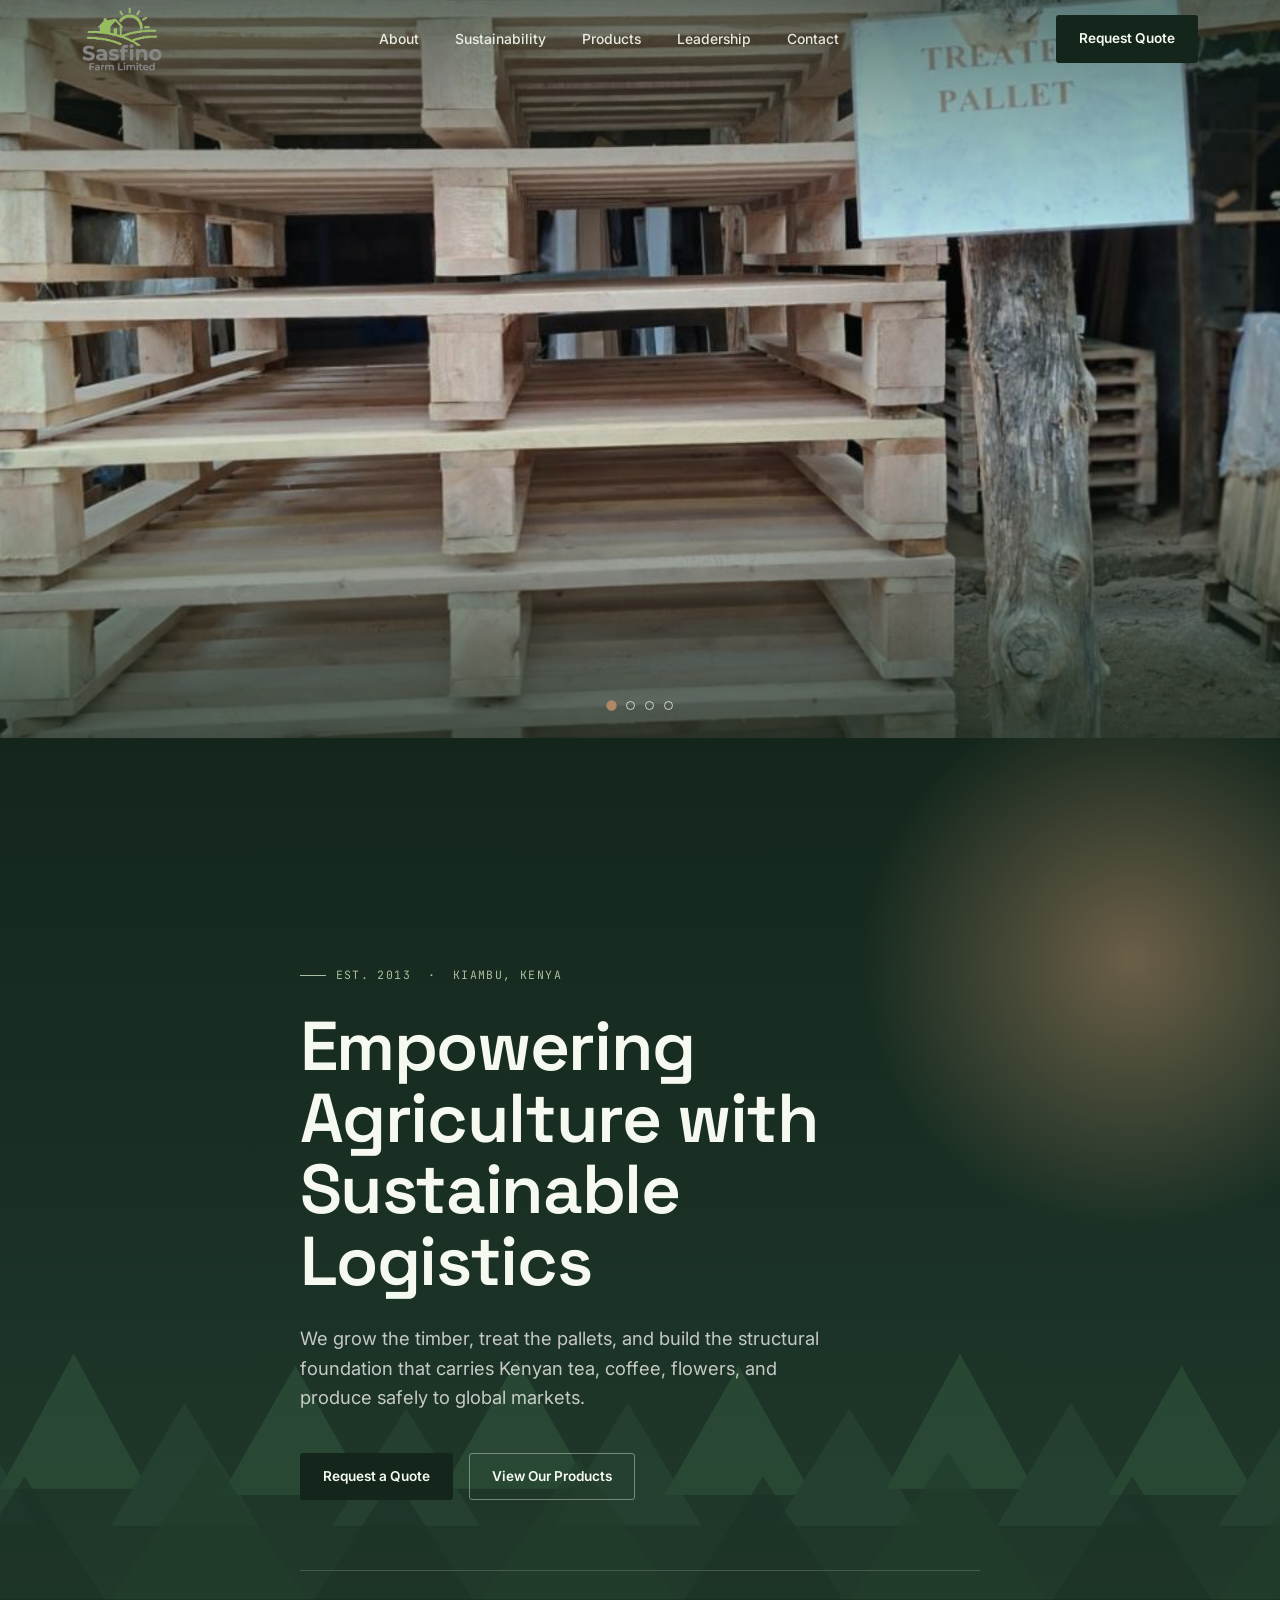
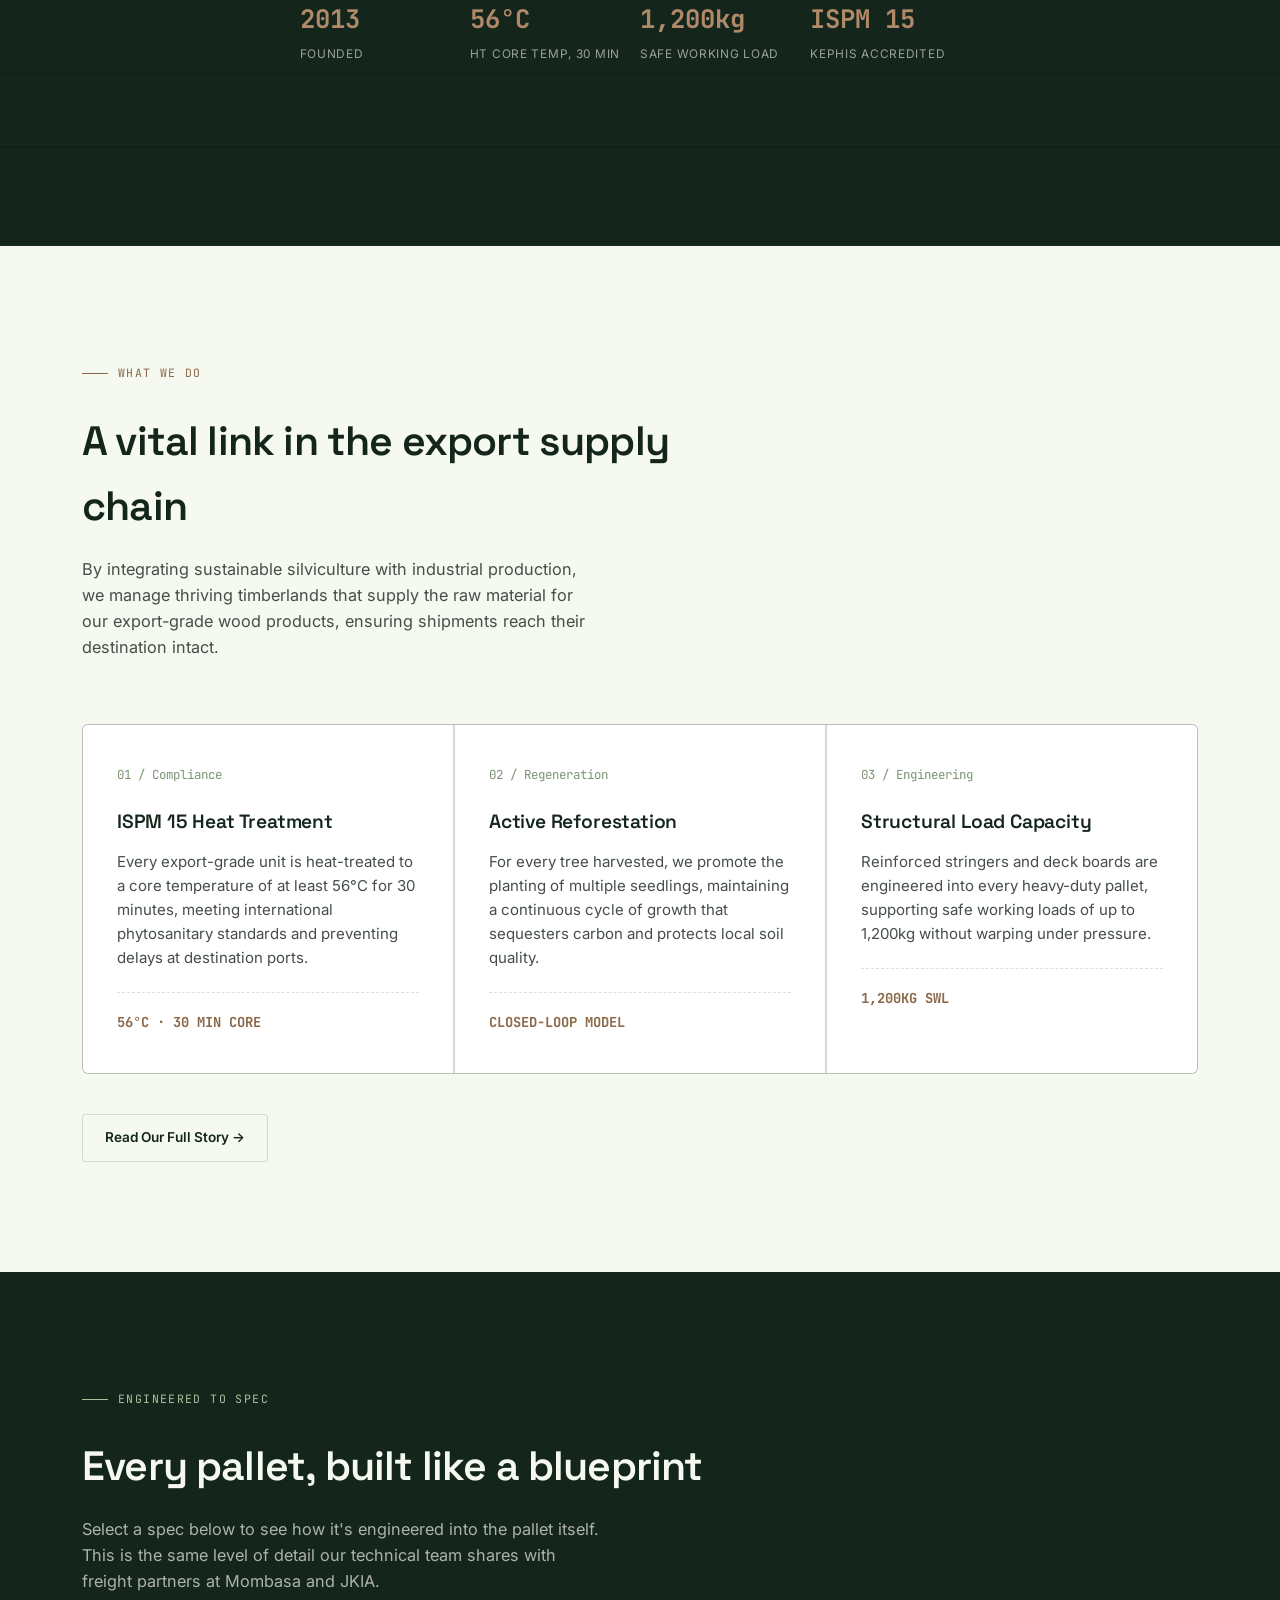
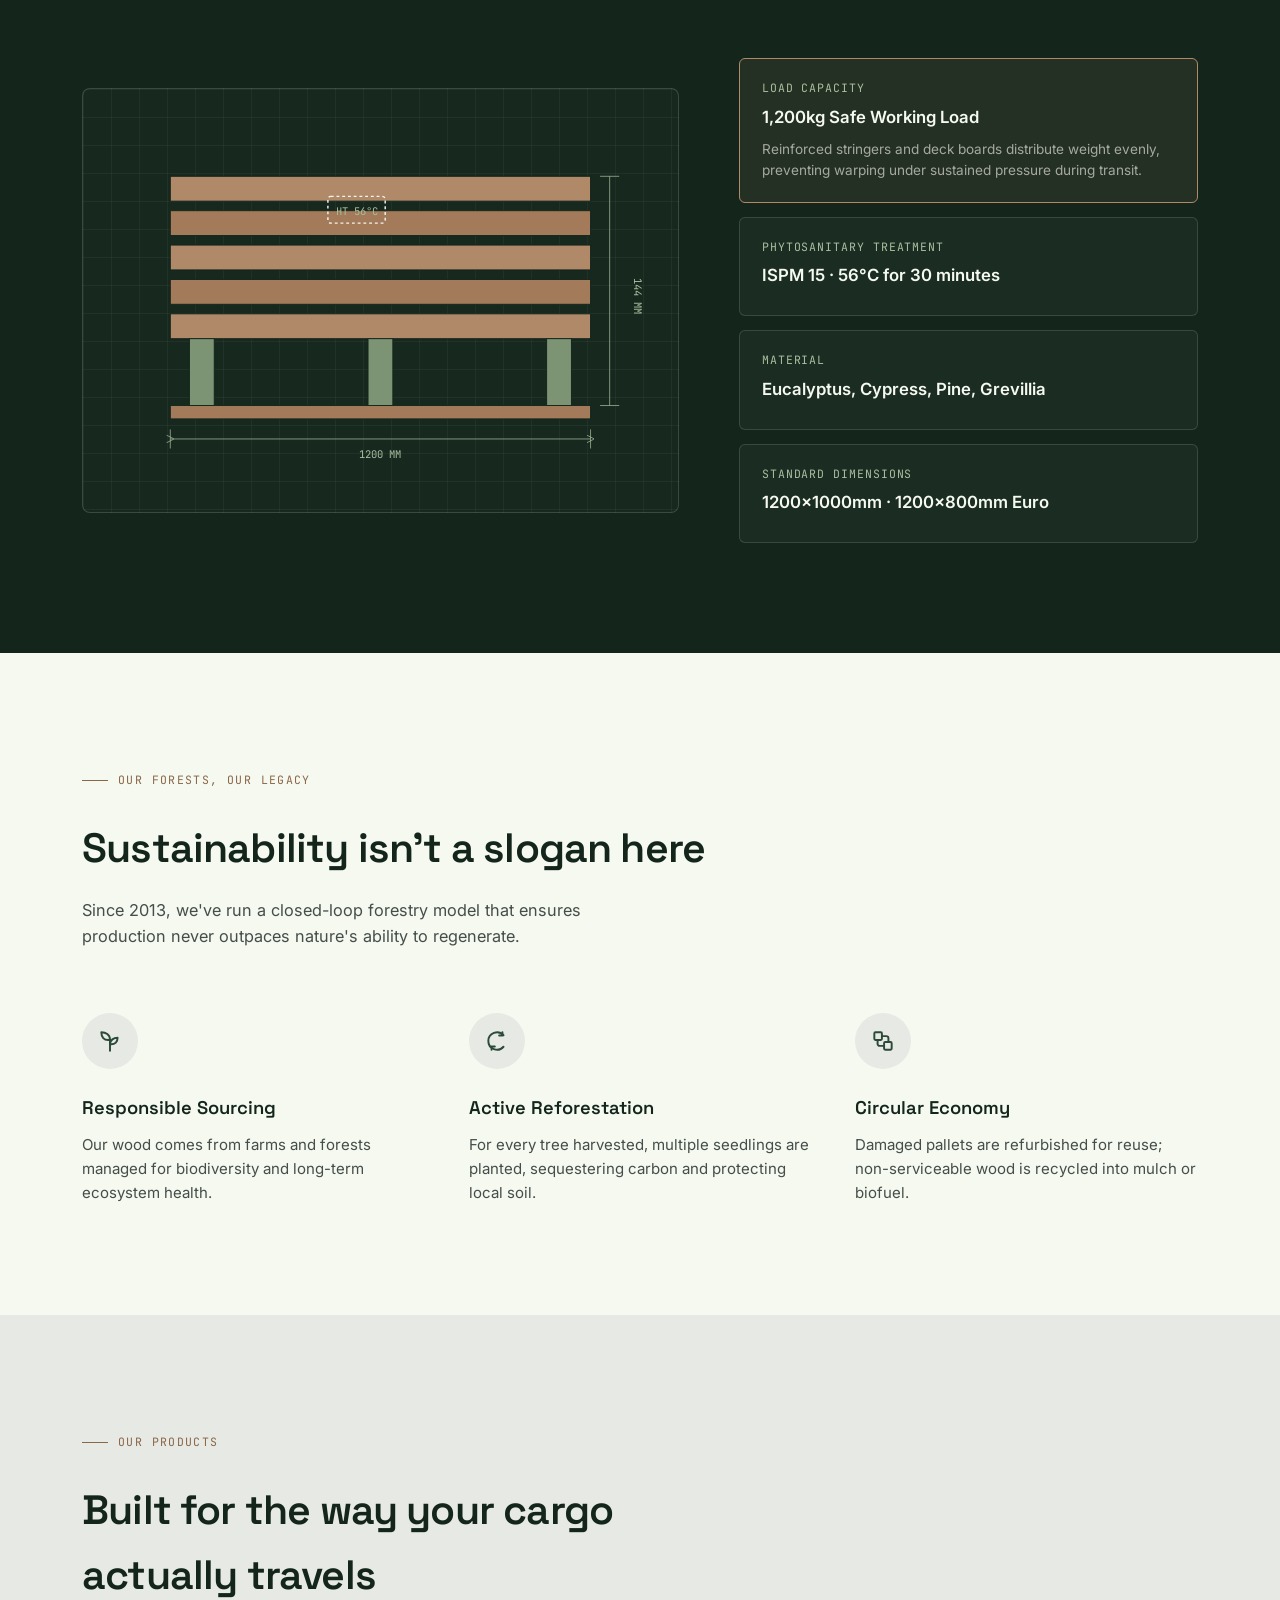
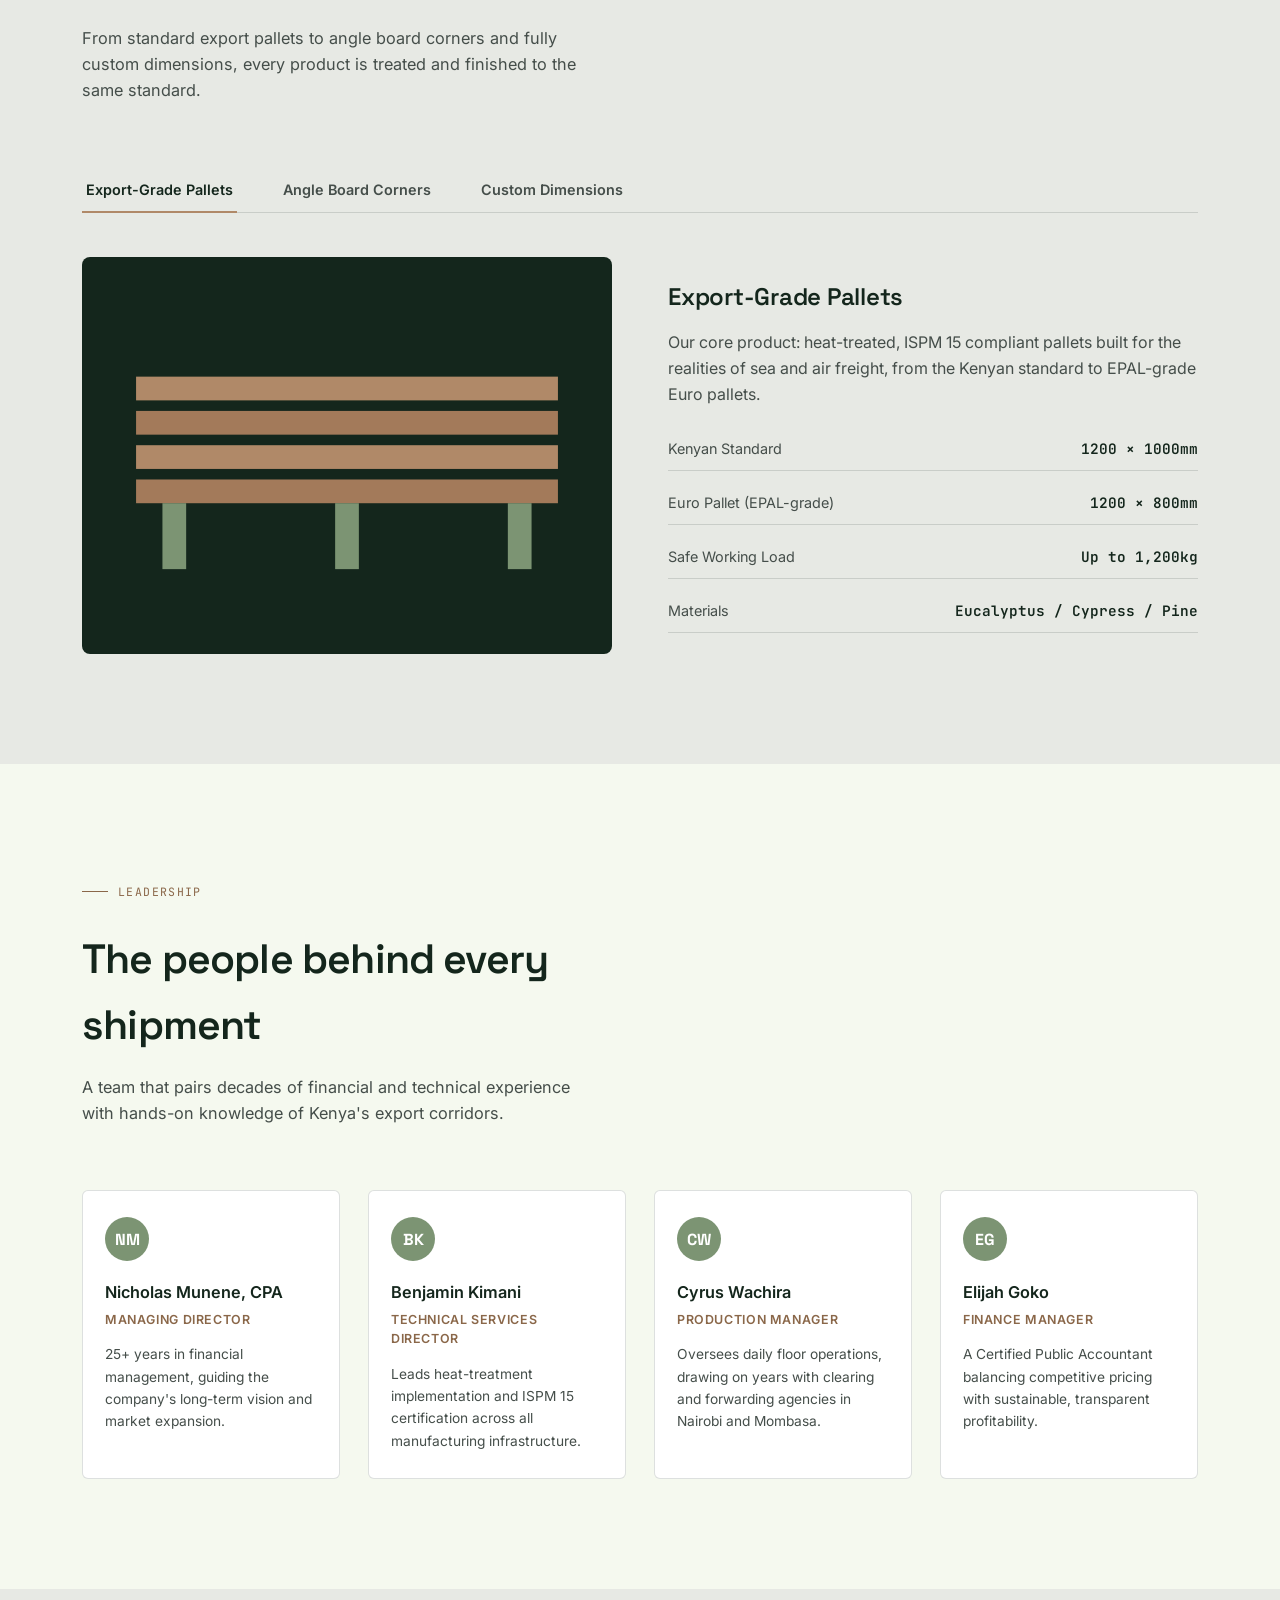
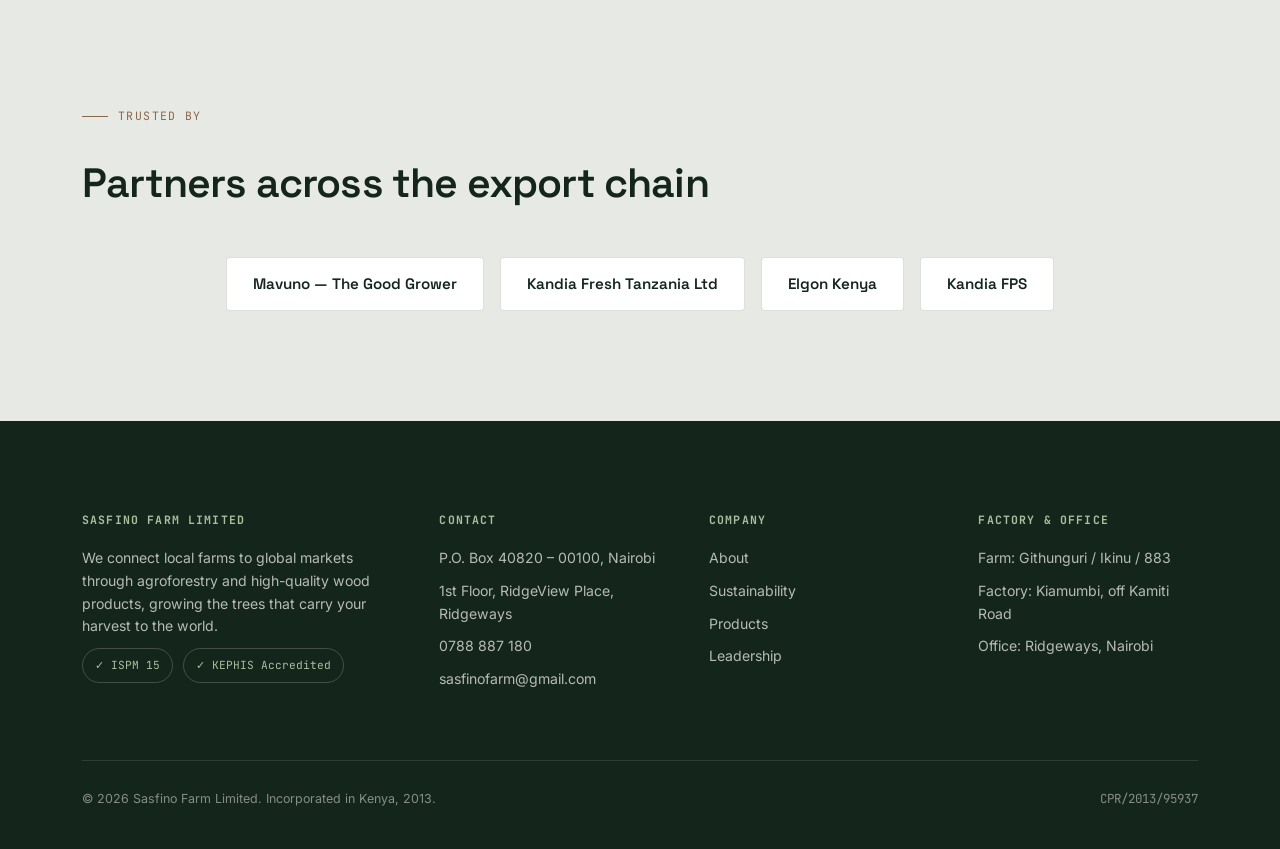
<file: index.html>
<!DOCTYPE html>
<html lang="en">
<head>
<meta charset="UTF-8">
<meta name="viewport" content="width=device-width, initial-scale=1.0">
<title>Sasfino Farm Limited — Wood Products Division</title>
<link rel="preconnect" href="https://fonts.googleapis.com">
<link rel="preconnect" href="https://fonts.gstatic.com" crossorigin>
<link href="https://fonts.googleapis.com/css2?family=Space+Grotesk:wght@400;500;600;700&family=Inter:wght@400;500;600;700&family=JetBrains+Mono:wght@400;500;700&display=swap" rel="stylesheet">
<link rel="stylesheet" href="style.css">
</head>
<body>

<header class="site-header">
  <div class="wrap">
    <div class="logo">
      <img src="sasfino_logo.png" alt="Sasfino Farm Limited" class="logo-img">
    </div>
    <nav class="main-nav">
      <a href="about.html">About</a>
      <a href="#sustainability">Sustainability</a>
      <a href="#products">Products</a>
      <a href="#leadership">Leadership</a>
      <a href="#contact">Contact</a>
    </nav>
    <a href="#contact" class="btn btn-primary">Request Quote</a>
  </div>
</header>

<section class="slideshow" aria-label="Sasfino Farm photo slideshow">
  <div class="slide active" style="background-image:url('slide-pallets.jpg')"></div>
  <div class="slide" style="background-image:url('slide-reforestation.jpg')"></div>
  <div class="slide" style="background-image:url('slide-kiln.jpg')"></div>
  <div class="slide" style="background-image:url('slide-angleboard.jpg')"></div>
  <div class="slideshow-overlay"></div>
  <div class="slideshow-dots">
    <button class="dot active" data-slide="0" aria-label="Show slide 1"></button>
    <button class="dot" data-slide="1" aria-label="Show slide 2"></button>
    <button class="dot" data-slide="2" aria-label="Show slide 3"></button>
    <button class="dot" data-slide="3" aria-label="Show slide 4"></button>
  </div>
</section>

<section class="hero">
  <div class="hero-illustration">
    <svg viewBox="0 0 1400 900" preserveAspectRatio="xMidYMax slice" xmlns="http://www.w3.org/2000/svg">
      <defs>
        <radialGradient id="sunGrad" cx="50%" cy="50%" r="50%">
          <stop offset="0%" stop-color="#B08968" stop-opacity="0.55"/>
          <stop offset="100%" stop-color="#B08968" stop-opacity="0"/>
        </radialGradient>
      </defs>
      <circle cx="1100" cy="180" r="220" fill="url(#sunGrad)"/>
      <g opacity="0.5">
        <path d="M0 620 L60 520 L120 620 Z" fill="#2B4A37"/>
        <path d="M90 640 L150 540 L210 640 Z" fill="#2B4A37"/>
        <path d="M180 610 L240 500 L300 610 Z" fill="#345A40"/>
        <path d="M270 640 L330 540 L390 640 Z" fill="#2B4A37"/>
        <path d="M360 615 L420 510 L480 615 Z" fill="#345A40"/>
        <path d="M450 640 L510 545 L570 640 Z" fill="#2B4A37"/>
        <path d="M540 610 L600 505 L660 610 Z" fill="#345A40"/>
        <path d="M630 640 L690 540 L750 640 Z" fill="#2B4A37"/>
        <path d="M720 615 L780 510 L840 615 Z" fill="#345A40"/>
        <path d="M810 640 L870 545 L930 640 Z" fill="#2B4A37"/>
        <path d="M900 610 L960 500 L1020 610 Z" fill="#345A40"/>
        <path d="M990 640 L1050 540 L1110 640 Z" fill="#2B4A37"/>
        <path d="M1080 615 L1140 510 L1200 615 Z" fill="#345A40"/>
        <path d="M1170 640 L1230 545 L1290 640 Z" fill="#2B4A37"/>
        <path d="M1260 615 L1320 505 L1380 615 Z" fill="#2B4A37"/>
      </g>
      <g opacity="0.75">
        <path d="M-20 720 L60 590 L140 720 Z" fill="#1c3327"/>
        <path d="M110 740 L200 600 L290 740 Z" fill="#1c3327"/>
        <path d="M260 715 L350 580 L440 715 Z" fill="#223d2b"/>
        <path d="M410 740 L500 600 L590 740 Z" fill="#1c3327"/>
        <path d="M560 715 L650 585 L740 715 Z" fill="#223d2b"/>
        <path d="M710 740 L800 600 L890 740 Z" fill="#1c3327"/>
        <path d="M860 715 L950 580 L1040 715 Z" fill="#223d2b"/>
        <path d="M1010 740 L1100 600 L1190 740 Z" fill="#1c3327"/>
        <path d="M1160 715 L1250 585 L1340 715 Z" fill="#223d2b"/>
        <path d="M1310 740 L1400 600 L1440 740 Z" fill="#1c3327"/>
      </g>
      <rect x="0" y="700" width="1400" height="200" fill="#14261C"/>
      <g stroke="#0e1d15" stroke-width="1" opacity="0.6">
        <line x1="0" y1="760" x2="1400" y2="760"/>
        <line x1="0" y1="820" x2="1400" y2="820"/>
      </g>
    </svg>
  </div>
  <div class="wrap hero-content">
    <span class="eyebrow">Est. 2013 &nbsp;·&nbsp; Kiambu, Kenya</span>
    <h1 class="reveal is-visible">Empowering Agriculture with Sustainable Logistics</h1>
    <p class="sub reveal is-visible">We grow the timber, treat the pallets, and build the structural foundation that carries Kenyan tea, coffee, flowers, and produce safely to global markets.</p>
    <div class="hero-ctas reveal is-visible">
      <a href="#contact" class="btn btn-primary">Request a Quote</a>
      <a href="#products" class="btn btn-outline">View Our Products</a>
    </div>
    <div class="stat-strip reveal is-visible">
      <div><span class="num">2013</span><span class="label">Founded</span></div>
      <div><span class="num">56°C</span><span class="label">HT Core Temp, 30 min</span></div>
      <div><span class="num">1,200kg</span><span class="label">Safe Working Load</span></div>
      <div><span class="num">ISPM 15</span><span class="label">KEPHIS Accredited</span></div>
    </div>
  </div>
</section>

<section id="about">
  <div class="wrap">
    <div class="section-head reveal">
      <span class="eyebrow">What we do</span>
      <h2>A vital link in the export supply chain</h2>
      <p>By integrating sustainable silviculture with industrial production, we manage thriving timberlands that supply the raw material for our export-grade wood products, ensuring shipments reach their destination intact.</p>
    </div>
    <div class="feature-grid">
      <div class="feature-card reveal">
        <span class="idx">01 / Compliance</span>
        <h3>ISPM 15 Heat Treatment</h3>
        <p>Every export-grade unit is heat-treated to a core temperature of at least 56°C for 30 minutes, meeting international phytosanitary standards and preventing delays at destination ports.</p>
        <div class="metric">56°C · 30 MIN CORE</div>
      </div>
      <div class="feature-card reveal">
        <span class="idx">02 / Regeneration</span>
        <h3>Active Reforestation</h3>
        <p>For every tree harvested, we promote the planting of multiple seedlings, maintaining a continuous cycle of growth that sequesters carbon and protects local soil quality.</p>
        <div class="metric">CLOSED-LOOP MODEL</div>
      </div>
      <div class="feature-card reveal">
        <span class="idx">03 / Engineering</span>
        <h3>Structural Load Capacity</h3>
        <p>Reinforced stringers and deck boards are engineered into every heavy-duty pallet, supporting safe working loads of up to 1,200kg without warping under pressure.</p>
        <div class="metric">1,200KG SWL</div>
      </div>
    </div>
    <div class="reveal" style="margin-top:40px;">
      <a href="about.html" class="btn btn-ghost">Read Our Full Story →</a>
    </div>
  </div>
</section>

<section class="blueprint-section" id="specs">
  <div class="wrap">
    <div class="section-head reveal">
      <span class="eyebrow">Engineered to spec</span>
      <h2>Every pallet, built like a blueprint</h2>
      <p>Select a spec below to see how it's engineered into the pallet itself. This is the same level of detail our technical team shares with freight partners at Mombasa and JKIA.</p>
    </div>
    <div class="blueprint-wrap">
      <div class="blueprint-canvas reveal">
        <svg viewBox="0 0 560 380" xmlns="http://www.w3.org/2000/svg">
          <!-- Deck boards -->
          <g id="deck-boards">
            <rect x="60" y="60" width="440" height="26" fill="#B08968" stroke="#14261C" stroke-width="1"/>
            <rect x="60" y="96" width="440" height="26" fill="#a37a5a" stroke="#14261C" stroke-width="1"/>
            <rect x="60" y="132" width="440" height="26" fill="#B08968" stroke="#14261C" stroke-width="1"/>
            <rect x="60" y="168" width="440" height="26" fill="#a37a5a" stroke="#14261C" stroke-width="1"/>
            <rect x="60" y="204" width="440" height="26" fill="#B08968" stroke="#14261C" stroke-width="1"/>
          </g>
          <!-- Stringers -->
          <rect id="stringer-1" class="hotspot" x="80" y="230" width="26" height="70" fill="#7C9473" stroke="#14261C" stroke-width="1"/>
          <rect id="stringer-2" class="hotspot" x="267" y="230" width="26" height="70" fill="#7C9473" stroke="#14261C" stroke-width="1"/>
          <rect id="stringer-3" class="hotspot" x="454" y="230" width="26" height="70" fill="#7C9473" stroke="#14261C" stroke-width="1"/>
          <!-- Bottom boards -->
          <rect x="60" y="300" width="440" height="14" fill="#a37a5a" stroke="#14261C" stroke-width="1"/>

          <!-- HT stamp hotspot -->
          <g id="ht-stamp" class="hotspot" transform="translate(255,95)">
            <rect x="-30" y="-14" width="60" height="28" rx="3" fill="none" stroke="#F5F4EF" stroke-width="1.5" stroke-dasharray="3 3"/>
            <text x="0" y="5" text-anchor="middle" class="dim-text" font-size="10" fill="#F5F4EF">HT 56°C</text>
          </g>

          <!-- Width dimension -->
          <line class="dim-line" x1="60" y1="335" x2="500" y2="335" marker-start="url(#arrow)" marker-end="url(#arrow)"/>
          <line class="dim-line" x1="60" y1="325" x2="60" y2="345"/>
          <line class="dim-line" x1="500" y1="325" x2="500" y2="345"/>
          <text x="280" y="355" text-anchor="middle" class="dim-text">1200 MM</text>

          <!-- Height dimension -->
          <line class="dim-line" x1="520" y1="60" x2="520" y2="300"/>
          <line class="dim-line" x1="510" y1="60" x2="530" y2="60"/>
          <line class="dim-line" x1="510" y1="300" x2="530" y2="300"/>
          <text x="545" y="185" text-anchor="middle" class="dim-text" transform="rotate(90 545 185)">144 MM</text>

          <defs>
            <marker id="arrow" markerWidth="8" markerHeight="8" refX="4" refY="4" orient="auto">
              <path d="M0,0 L8,4 L0,8" fill="none" stroke="#A9BF9E" stroke-width="1"/>
            </marker>
          </defs>
        </svg>
      </div>
      <div class="spec-panel reveal">
        <div class="spec-item active" data-target="stringer-1 stringer-2 stringer-3">
          <div class="spec-label">Load Capacity</div>
          <div class="spec-value">1,200kg Safe Working Load</div>
          <div class="spec-detail">Reinforced stringers and deck boards distribute weight evenly, preventing warping under sustained pressure during transit.</div>
        </div>
        <div class="spec-item" data-target="ht-stamp">
          <div class="spec-label">Phytosanitary Treatment</div>
          <div class="spec-value">ISPM 15 · 56°C for 30 minutes</div>
          <div class="spec-detail">Heat treatment eliminates pests and satisfies the phytosanitary requirements demanded by every major destination port.</div>
        </div>
        <div class="spec-item" data-target="deck-boards">
          <div class="spec-label">Material</div>
          <div class="spec-value">Eucalyptus, Cypress, Pine, Grevillia</div>
          <div class="spec-detail">Durable hardwoods for heavy-duty loads; premium softwoods for lightweight, cost-effective air freight.</div>
        </div>
        <div class="spec-item" data-target="none">
          <div class="spec-label">Standard Dimensions</div>
          <div class="spec-value">1200×1000mm · 1200×800mm Euro</div>
          <div class="spec-detail">The Kenyan standard suits fruit, vegetable, tea, and coffee shipments; Euro pallets meet EPAL-grade specification for European buyers.</div>
        </div>
      </div>
    </div>
  </div>
</section>

<section id="sustainability">
  <div class="wrap">
    <div class="section-head reveal">
      <span class="eyebrow">Our forests, our legacy</span>
      <h2>Sustainability isn't a slogan here</h2>
      <p>Since 2013, we've run a closed-loop forestry model that ensures production never outpaces nature's ability to regenerate.</p>
    </div>
    <div class="sustain-grid">
      <div class="sustain-item reveal">
        <div class="icon-wrap">
          <svg viewBox="0 0 24 24" fill="none" xmlns="http://www.w3.org/2000/svg">
            <path d="M12 21V11" stroke="#2B4A37" stroke-width="1.8" stroke-linecap="round"/>
            <path d="M12 11C12 6 8 4 4 4C4 8 6 12 12 11Z" stroke="#2B4A37" stroke-width="1.8" stroke-linejoin="round"/>
            <path d="M12 15C12 11 15.5 9 19 9C19 12.5 17 15.5 12 15Z" stroke="#2B4A37" stroke-width="1.8" stroke-linejoin="round"/>
          </svg>
        </div>
        <h3>Responsible Sourcing</h3>
        <p>Our wood comes from farms and forests managed for biodiversity and long-term ecosystem health.</p>
      </div>
      <div class="sustain-item reveal">
        <div class="icon-wrap">
          <svg viewBox="0 0 24 24" fill="none" xmlns="http://www.w3.org/2000/svg">
            <path d="M4 12a8 8 0 0 1 14-5.3M4 12a8 8 0 0 0 14 5.3" stroke="#2B4A37" stroke-width="1.8" stroke-linecap="round"/>
            <path d="M17 4v3h-3M7 20v-3h3" stroke="#2B4A37" stroke-width="1.8" stroke-linecap="round" stroke-linejoin="round"/>
          </svg>
        </div>
        <h3>Active Reforestation</h3>
        <p>For every tree harvested, multiple seedlings are planted, sequestering carbon and protecting local soil.</p>
      </div>
      <div class="sustain-item reveal">
        <div class="icon-wrap">
          <svg viewBox="0 0 24 24" fill="none" xmlns="http://www.w3.org/2000/svg">
            <rect x="4" y="4" width="7" height="7" rx="1" stroke="#2B4A37" stroke-width="1.8"/>
            <rect x="13" y="13" width="7" height="7" rx="1" stroke="#2B4A37" stroke-width="1.8"/>
            <path d="M11 7.5h4a2 2 0 0 1 2 2V13M13 16.5H9a2 2 0 0 1-2-2V11" stroke="#2B4A37" stroke-width="1.8" stroke-linecap="round"/>
          </svg>
        </div>
        <h3>Circular Economy</h3>
        <p>Damaged pallets are refurbished for reuse; non-serviceable wood is recycled into mulch or biofuel.</p>
      </div>
    </div>
  </div>
</section>

<section id="products" style="background:var(--slate-light);">
  <div class="wrap">
    <div class="section-head reveal">
      <span class="eyebrow">Our products</span>
      <h2>Built for the way your cargo actually travels</h2>
      <p>From standard export pallets to angle board corners and fully custom dimensions, every product is treated and finished to the same standard.</p>
    </div>
    <div class="product-tabs reveal">
      <button class="tab-btn active" data-tab="pallets">Export-Grade Pallets</button>
      <button class="tab-btn" data-tab="angle">Angle Board Corners</button>
      <button class="tab-btn" data-tab="custom">Custom Dimensions</button>
    </div>

    <div class="product-panel active" data-panel="pallets">
      <div class="product-visual">
        <svg viewBox="0 0 400 300" xmlns="http://www.w3.org/2000/svg">
          <rect width="400" height="300" fill="#14261C"/>
          <g transform="translate(40,90)">
            <rect x="0" y="0" width="320" height="18" fill="#B08968"/>
            <rect x="0" y="26" width="320" height="18" fill="#a37a5a"/>
            <rect x="0" y="52" width="320" height="18" fill="#B08968"/>
            <rect x="0" y="78" width="320" height="18" fill="#a37a5a"/>
            <rect x="20" y="96" width="18" height="50" fill="#7C9473"/>
            <rect x="151" y="96" width="18" height="50" fill="#7C9473"/>
            <rect x="282" y="96" width="18" height="50" fill="#7C9473"/>
          </g>
        </svg>
      </div>
      <div class="product-copy">
        <h3>Export-Grade Pallets</h3>
        <p>Our core product: heat-treated, ISPM 15 compliant pallets built for the realities of sea and air freight, from the Kenyan standard to EPAL-grade Euro pallets.</p>
        <ul class="spec-list">
          <li><span>Kenyan Standard</span><span>1200 × 1000mm</span></li>
          <li><span>Euro Pallet (EPAL-grade)</span><span>1200 × 800mm</span></li>
          <li><span>Safe Working Load</span><span>Up to 1,200kg</span></li>
          <li><span>Materials</span><span>Eucalyptus / Cypress / Pine</span></li>
        </ul>
      </div>
    </div>

    <div class="product-panel" data-panel="angle">
      <div class="product-visual">
        <svg viewBox="0 0 400 300" xmlns="http://www.w3.org/2000/svg">
          <rect width="400" height="300" fill="#14261C"/>
          <g transform="translate(150,50) rotate(8)">
            <rect x="0" y="0" width="14" height="200" fill="#B08968"/>
            <rect x="0" y="0" width="40" height="14" fill="#a37a5a"/>
          </g>
          <g transform="translate(200,50) rotate(8)">
            <rect x="0" y="0" width="14" height="200" fill="#B08968"/>
            <rect x="0" y="0" width="40" height="14" fill="#a37a5a"/>
          </g>
        </svg>
      </div>
      <div class="product-copy">
        <h3>Angle Board Corners</h3>
        <p>Reinforcement strips that protect pallet edges and cargo corners during transit, sized specifically for sea versus air freight.</p>
        <ul class="spec-list">
          <li><span>Sea freight length</span><span>2400mm</span></li>
          <li><span>Air freight length</span><span>1600mm / 1000mm</span></li>
          <li><span>Function</span><span>Edge & corner reinforcement</span></li>
        </ul>
      </div>
    </div>

    <div class="product-panel" data-panel="custom">
      <div class="product-visual">
        <svg viewBox="0 0 400 300" xmlns="http://www.w3.org/2000/svg">
          <rect width="400" height="300" fill="#14261C"/>
          <rect x="60" y="70" width="120" height="90" fill="none" stroke="#A9BF9E" stroke-width="1.5" stroke-dasharray="4 4"/>
          <rect x="220" y="100" width="150" height="60" fill="none" stroke="#A9BF9E" stroke-width="1.5" stroke-dasharray="4 4"/>
          <text x="120" y="185" text-anchor="middle" font-family="JetBrains Mono" font-size="11" fill="#A9BF9E">? × ?</text>
          <text x="295" y="175" text-anchor="middle" font-family="JetBrains Mono" font-size="11" fill="#A9BF9E">? × ?</text>
        </svg>
      </div>
      <div class="product-copy">
        <h3>Custom Dimensions</h3>
        <p>Where a client's cargo doesn't fit a standard footprint, our production team builds to the exact dimensions the shipment requires.</p>
        <ul class="spec-list">
          <li><span>Sizing</span><span>Client-specified</span></li>
          <li><span>Treatment</span><span>ISPM 15 on request</span></li>
          <li><span>Lead time</span><span>Discussed at quoting</span></li>
        </ul>
      </div>
    </div>
  </div>
</section>

<section id="leadership">
  <div class="wrap">
    <div class="section-head reveal">
      <span class="eyebrow">Leadership</span>
      <h2>The people behind every shipment</h2>
      <p>A team that pairs decades of financial and technical experience with hands-on knowledge of Kenya's export corridors.</p>
    </div>
    <div class="leader-grid">
      <div class="leader-card reveal">
        <div class="avatar">NM</div>
        <h4>Nicholas Munene, CPA</h4>
        <div class="role">Managing Director</div>
        <p>25+ years in financial management, guiding the company's long-term vision and market expansion.</p>
      </div>
      <div class="leader-card reveal">
        <div class="avatar">BK</div>
        <h4>Benjamin Kimani</h4>
        <div class="role">Technical Services Director</div>
        <p>Leads heat-treatment implementation and ISPM 15 certification across all manufacturing infrastructure.</p>
      </div>
      <div class="leader-card reveal">
        <div class="avatar">CW</div>
        <h4>Cyrus Wachira</h4>
        <div class="role">Production Manager</div>
        <p>Oversees daily floor operations, drawing on years with clearing and forwarding agencies in Nairobi and Mombasa.</p>
      </div>
      <div class="leader-card reveal">
        <div class="avatar">EG</div>
        <h4>Elijah Goko</h4>
        <div class="role">Finance Manager</div>
        <p>A Certified Public Accountant balancing competitive pricing with sustainable, transparent profitability.</p>
      </div>
    </div>
  </div>
</section>

<section class="partners-section">
  <div class="wrap">
    <div class="section-head reveal" style="margin-bottom:40px;">
      <span class="eyebrow">Trusted by</span>
      <h2>Partners across the export chain</h2>
    </div>
    <div class="partner-row reveal">
      <div class="partner-chip">Mavuno — The Good Grower</div>
      <div class="partner-chip">Kandia Fresh Tanzania Ltd</div>
      <div class="partner-chip">Elgon Kenya</div>
      <div class="partner-chip">Kandia FPS</div>
    </div>
  </div>
</section>

<footer id="contact">
  <div class="wrap">
    <div class="footer-grid">
      <div>
        <h5>Sasfino Farm Limited</h5>
        <p style="max-width:32ch; color:rgba(245,244,239,0.72);">We connect local farms to global markets through agroforestry and high-quality wood products, growing the trees that carry your harvest to the world.</p>
        <div class="cert-badges">
          <span class="cert-badge">✓ ISPM 15</span>
          <span class="cert-badge">✓ KEPHIS Accredited</span>
        </div>
      </div>
      <div>
        <h5>Contact</h5>
        <p>P.O. Box 40820 – 00100, Nairobi</p>
        <p>1st Floor, RidgeView Place, Ridgeways</p>
        <a href="tel:+254788887180">0788 887 180</a>
        <a href="mailto:sasfinofarm@gmail.com">sasfinofarm@gmail.com</a>
      </div>
      <div>
        <h5>Company</h5>
        <a href="about.html">About</a>
        <a href="#sustainability">Sustainability</a>
        <a href="#products">Products</a>
        <a href="#leadership">Leadership</a>
      </div>
      <div>
        <h5>Factory & Office</h5>
        <p>Farm: Githunguri / Ikinu / 883</p>
        <p>Factory: Kiamumbi, off Kamiti Road</p>
        <p>Office: Ridgeways, Nairobi</p>
      </div>
    </div>
    <div class="footer-bottom">
      <span>© 2026 Sasfino Farm Limited. Incorporated in Kenya, 2013.</span>
      <span class="mono">CPR/2013/95937</span>
    </div>
  </div>
</footer>

<script src="script.js"></script>

</body>
</html>
</file>
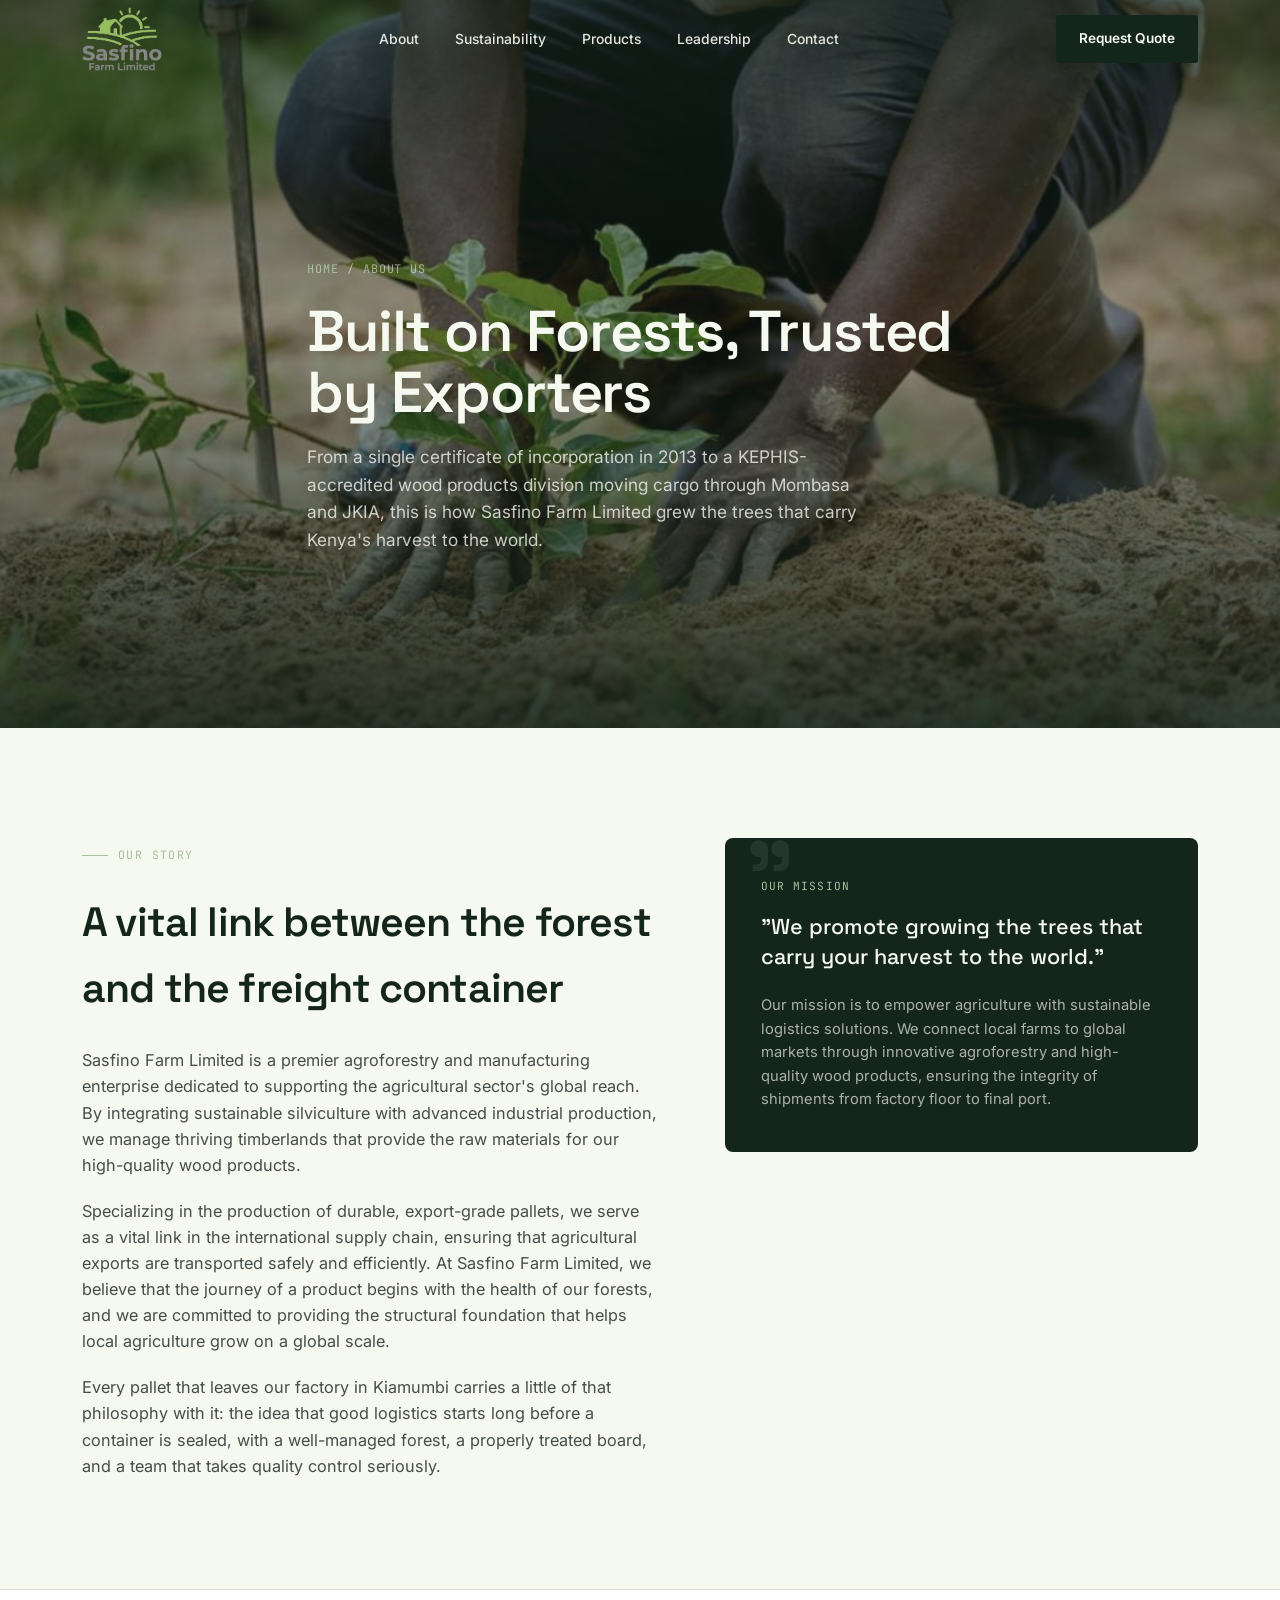
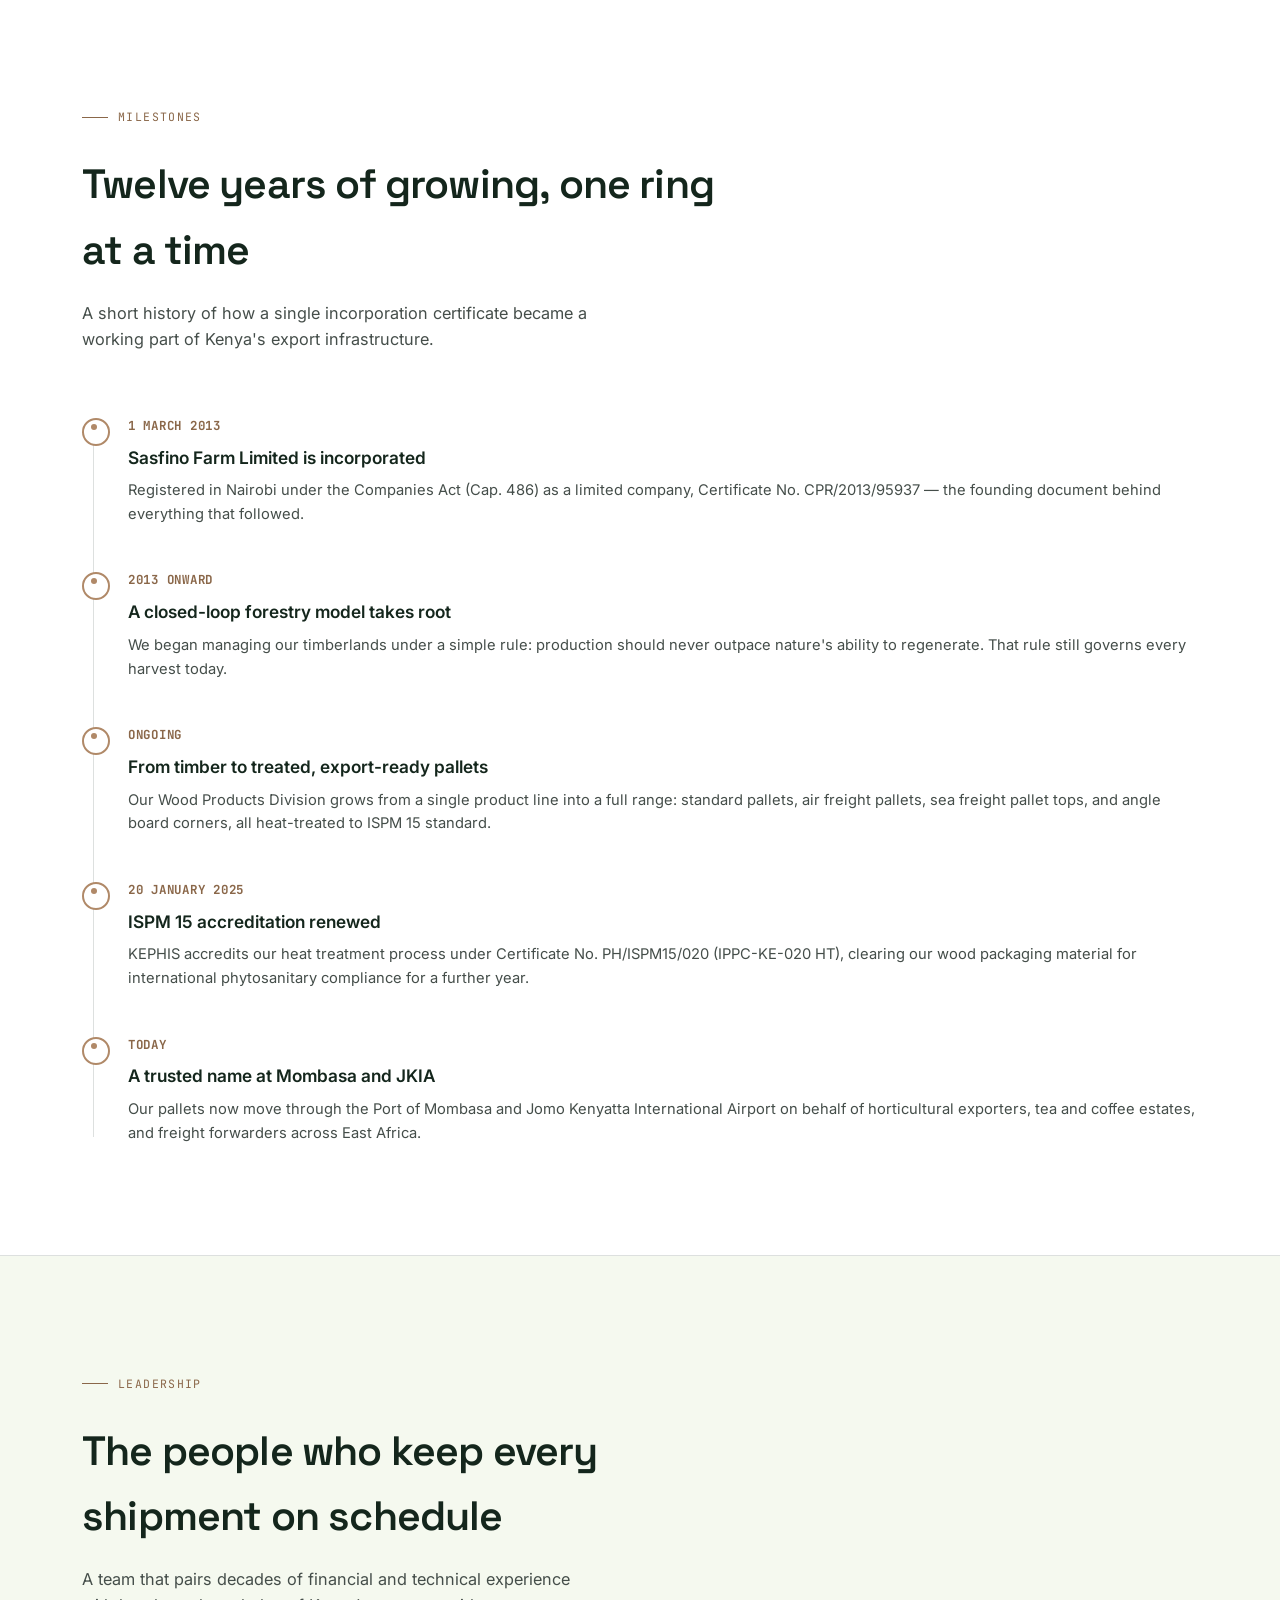
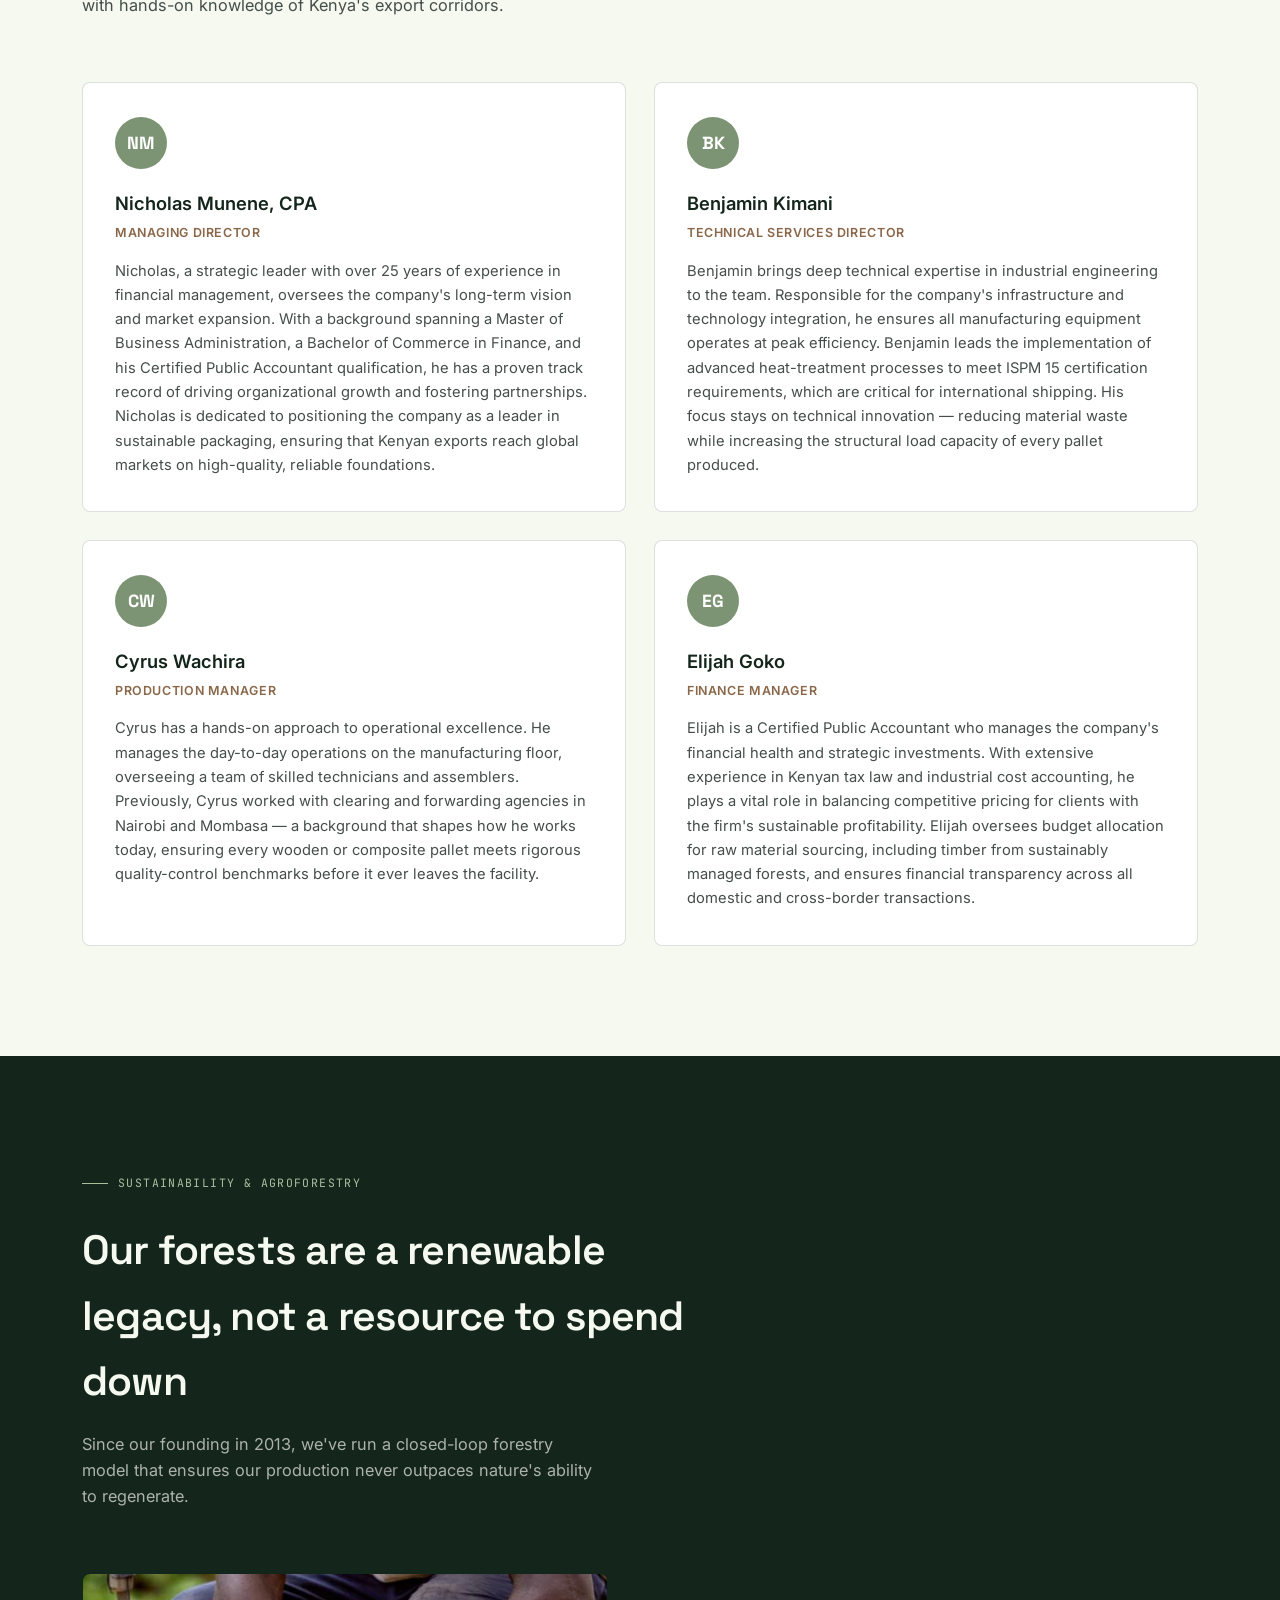
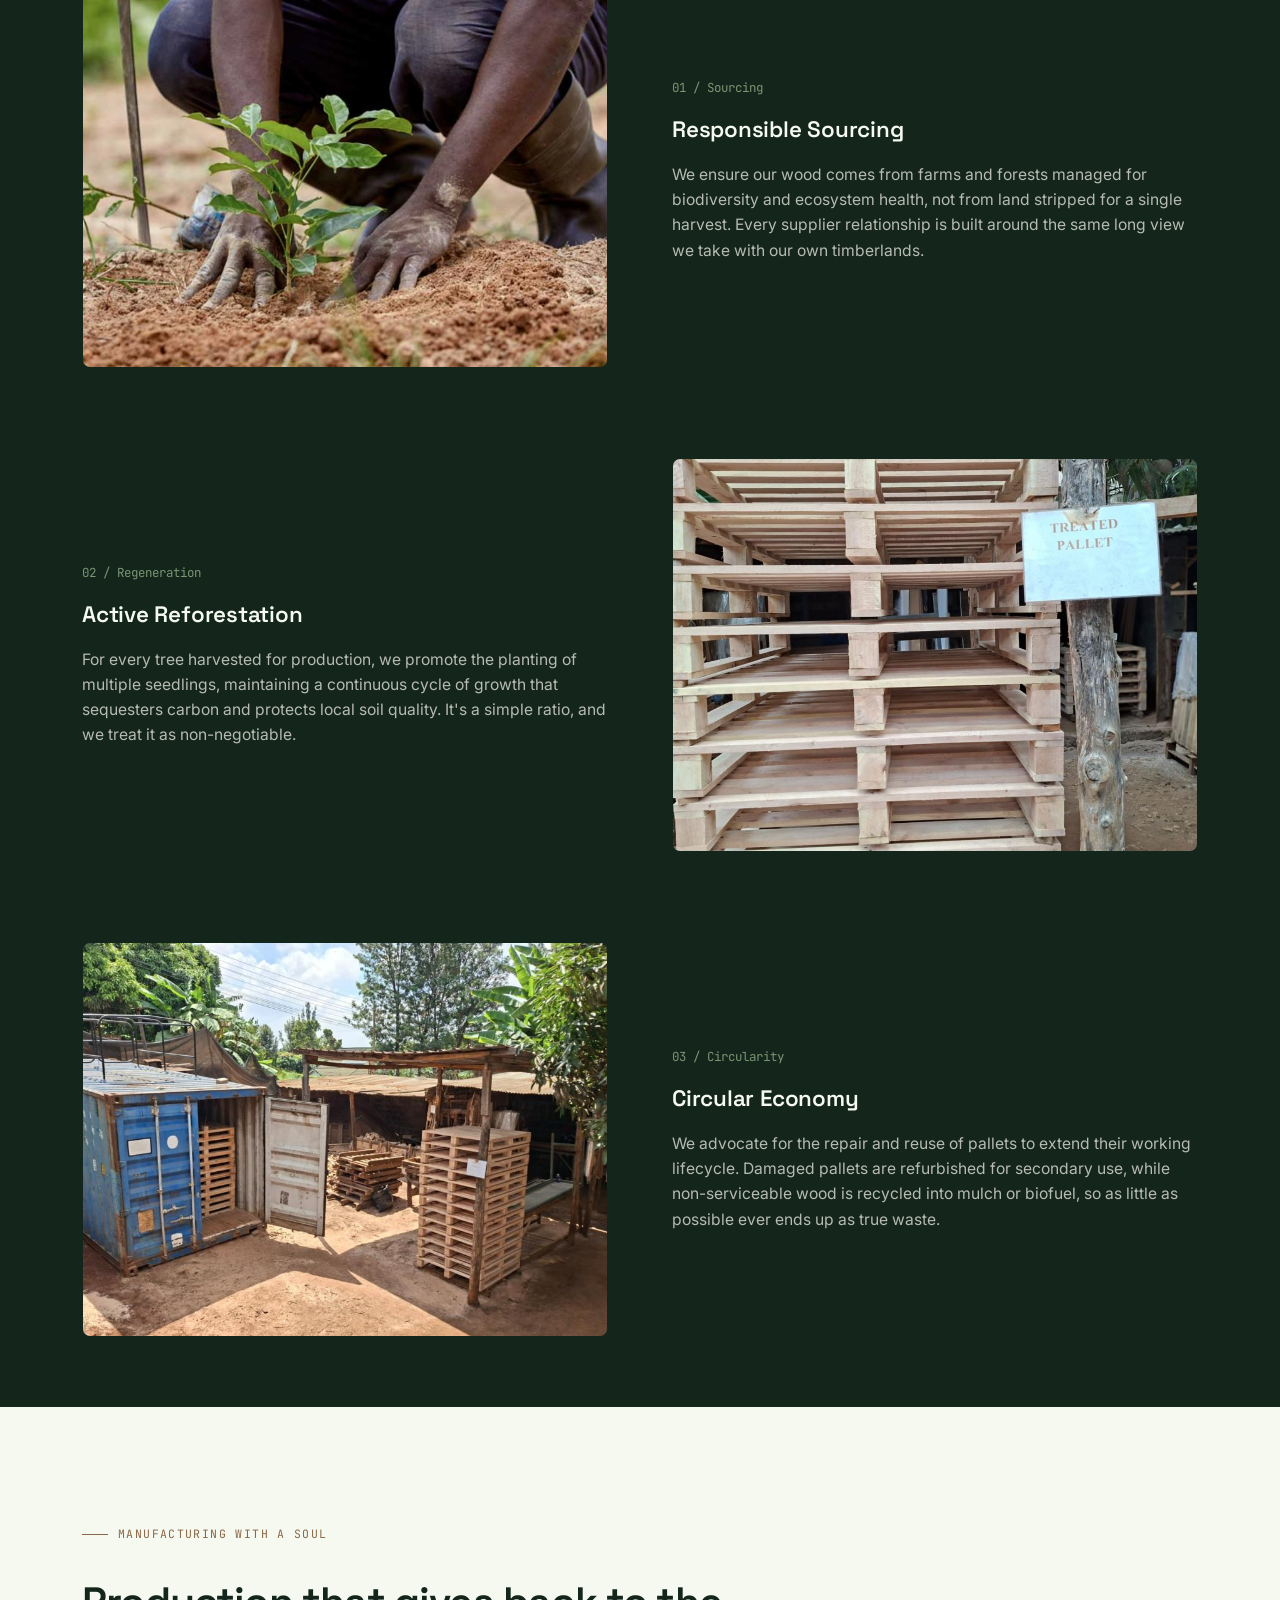
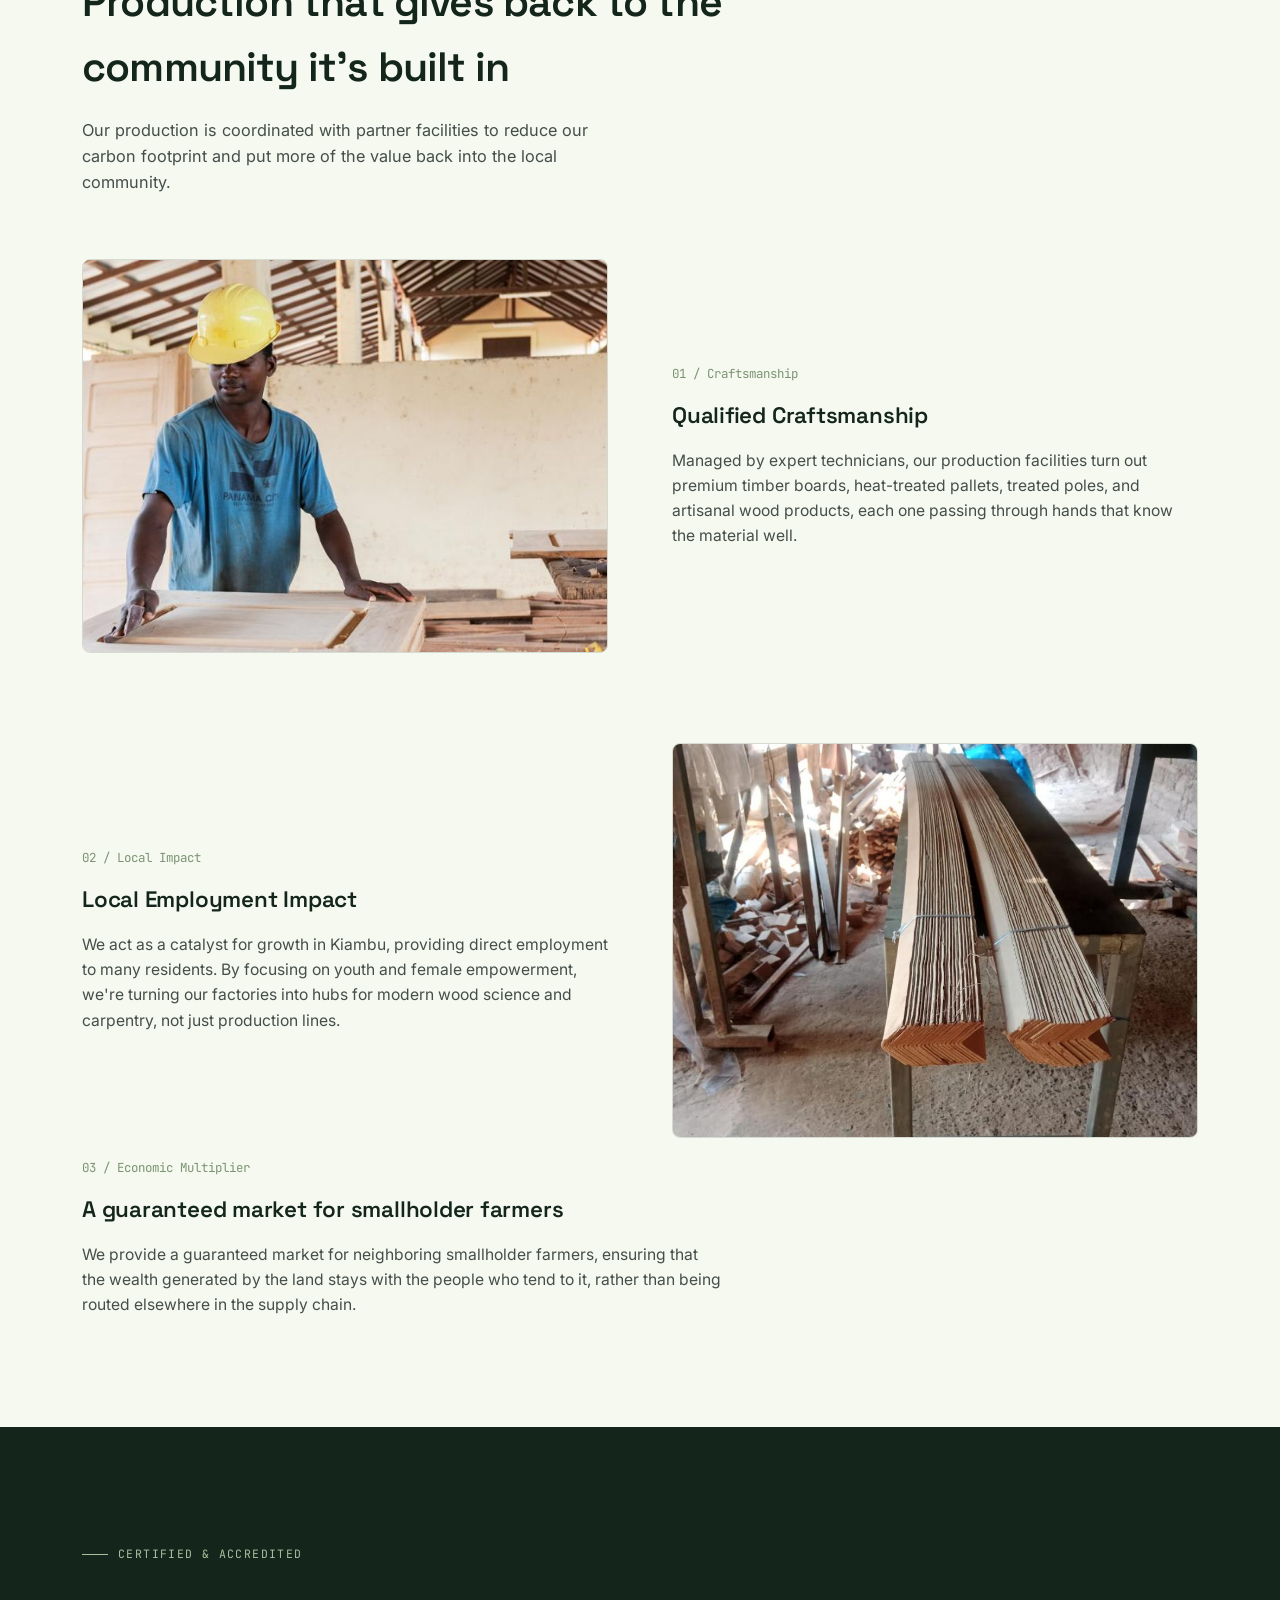
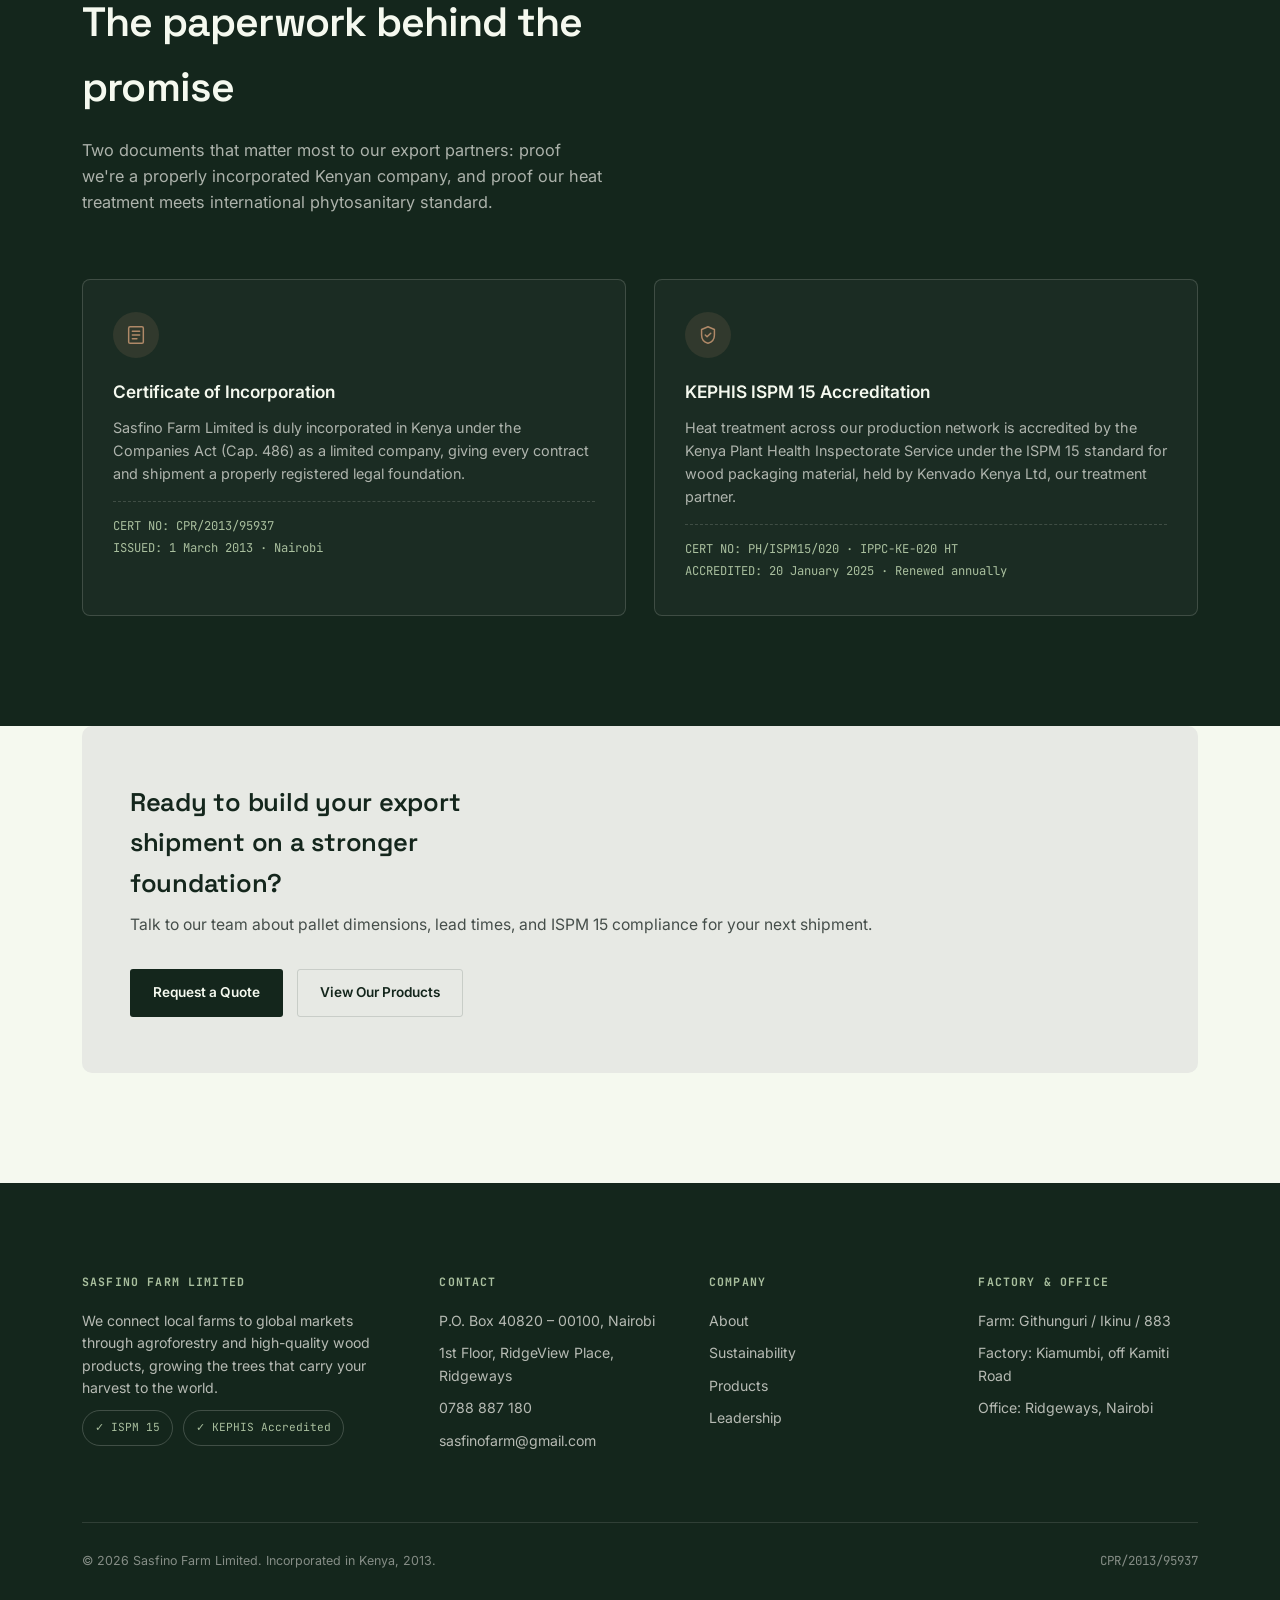
<file: about.html>
<!DOCTYPE html>
<html lang="en">
<head>
<meta charset="UTF-8">
<meta name="viewport" content="width=device-width, initial-scale=1.0">
<title>About Us — Sasfino Farm Limited</title>
<link rel="preconnect" href="https://fonts.googleapis.com">
<link rel="preconnect" href="https://fonts.gstatic.com" crossorigin>
<link href="https://fonts.googleapis.com/css2?family=Space+Grotesk:wght@400;500;600;700&family=Inter:wght@400;500;600;700&family=JetBrains+Mono:wght@400;500;700&display=swap" rel="stylesheet">
<link rel="stylesheet" href="style.css">
</head>
<body>

<header class="site-header">
  <div class="wrap">
    <div class="logo">
      <img src="sasfino_logo.png" alt="Sasfino Farm Limited" class="logo-img">
    </div>
    <nav class="main-nav">
      <a href="about.html">About</a>
      <a href="index.html#sustainability">Sustainability</a>
      <a href="index.html#products">Products</a>
      <a href="index.html#leadership">Leadership</a>
      <a href="index.html#contact">Contact</a>
    </nav>
    <a href="index.html#contact" class="btn btn-primary">Request Quote</a>
  </div>
</header>

<section class="page-banner">
  <div class="banner-photo" style="background-image:url('slide-reforestation.jpg')"></div>
  <div class="banner-overlay"></div>
  <div class="wrap">
    <div class="breadcrumb"><a href="index.html">Home</a> / About Us</div>
    <h1 class="reveal is-visible">Built on Forests, Trusted by Exporters</h1>
    <p class="sub reveal is-visible">From a single certificate of incorporation in 2013 to a KEPHIS-accredited wood products division moving cargo through Mombasa and JKIA, this is how Sasfino Farm Limited grew the trees that carry Kenya's harvest to the world.</p>
  </div>
</section>

<section id="our-story">
  <div class="wrap">
    <div class="story-grid">
      <div class="story-copy reveal">
        <span class="eyebrow">Our Story</span>
        <h2 style="font-size:clamp(1.8rem,3.2vw,2.6rem); font-weight:600; letter-spacing:-0.02em; margin-bottom:26px;">A vital link between the forest and the freight container</h2>
        <p>Sasfino Farm Limited is a premier agroforestry and manufacturing enterprise dedicated to supporting the agricultural sector's global reach. By integrating sustainable silviculture with advanced industrial production, we manage thriving timberlands that provide the raw materials for our high-quality wood products.</p>
        <p>Specializing in the production of durable, export-grade pallets, we serve as a vital link in the international supply chain, ensuring that agricultural exports are transported safely and efficiently. At Sasfino Farm Limited, we believe that the journey of a product begins with the health of our forests, and we are committed to providing the structural foundation that helps local agriculture grow on a global scale.</p>
        <p>Every pallet that leaves our factory in Kiamumbi carries a little of that philosophy with it: the idea that good logistics starts long before a container is sealed, with a well-managed forest, a properly treated board, and a team that takes quality control seriously.</p>
      </div>
      <div class="mission-quote reveal">
        <div class="mq-label">Our Mission</div>
        <p>"We promote growing the trees that carry your harvest to the world."</p>
        <div class="mq-sub">Our mission is to empower agriculture with sustainable logistics solutions. We connect local farms to global markets through innovative agroforestry and high-quality wood products, ensuring the integrity of shipments from factory floor to final port.</div>
      </div>
    </div>
  </div>
</section>

<section style="background:var(--white); border-top:1px solid var(--line); border-bottom:1px solid var(--line);">
  <div class="wrap">
    <div class="section-head reveal">
      <span class="eyebrow">Milestones</span>
      <h2>Twelve years of growing, one ring at a time</h2>
      <p>A short history of how a single incorporation certificate became a working part of Kenya's export infrastructure.</p>
    </div>
    <div class="timeline">
      <div class="timeline-item reveal">
        <span class="tl-year">1 March 2013</span>
        <h4>Sasfino Farm Limited is incorporated</h4>
        <p>Registered in Nairobi under the Companies Act (Cap. 486) as a limited company, Certificate No. CPR/2013/95937 — the founding document behind everything that followed.</p>
      </div>
      <div class="timeline-item reveal">
        <span class="tl-year">2013 Onward</span>
        <h4>A closed-loop forestry model takes root</h4>
        <p>We began managing our timberlands under a simple rule: production should never outpace nature's ability to regenerate. That rule still governs every harvest today.</p>
      </div>
      <div class="timeline-item reveal">
        <span class="tl-year">Ongoing</span>
        <h4>From timber to treated, export-ready pallets</h4>
        <p>Our Wood Products Division grows from a single product line into a full range: standard pallets, air freight pallets, sea freight pallet tops, and angle board corners, all heat-treated to ISPM 15 standard.</p>
      </div>
      <div class="timeline-item reveal">
        <span class="tl-year">20 January 2025</span>
        <h4>ISPM 15 accreditation renewed</h4>
        <p>KEPHIS accredits our heat treatment process under Certificate No. PH/ISPM15/020 (IPPC-KE-020 HT), clearing our wood packaging material for international phytosanitary compliance for a further year.</p>
      </div>
      <div class="timeline-item reveal">
        <span class="tl-year">Today</span>
        <h4>A trusted name at Mombasa and JKIA</h4>
        <p>Our pallets now move through the Port of Mombasa and Jomo Kenyatta International Airport on behalf of horticultural exporters, tea and coffee estates, and freight forwarders across East Africa.</p>
      </div>
    </div>
  </div>
</section>

<section id="leadership-detail">
  <div class="wrap">
    <div class="section-head reveal">
      <span class="eyebrow">Leadership</span>
      <h2>The people who keep every shipment on schedule</h2>
      <p>A team that pairs decades of financial and technical experience with hands-on knowledge of Kenya's export corridors.</p>
    </div>
    <div class="leader-detail-grid">
      <div class="leader-detail-card reveal">
        <div class="avatar">NM</div>
        <h4>Nicholas Munene, CPA</h4>
        <div class="role">Managing Director</div>
        <p>Nicholas, a strategic leader with over 25 years of experience in financial management, oversees the company's long-term vision and market expansion. With a background spanning a Master of Business Administration, a Bachelor of Commerce in Finance, and his Certified Public Accountant qualification, he has a proven track record of driving organizational growth and fostering partnerships. Nicholas is dedicated to positioning the company as a leader in sustainable packaging, ensuring that Kenyan exports reach global markets on high-quality, reliable foundations.</p>
      </div>
      <div class="leader-detail-card reveal">
        <div class="avatar">BK</div>
        <h4>Benjamin Kimani</h4>
        <div class="role">Technical Services Director</div>
        <p>Benjamin brings deep technical expertise in industrial engineering to the team. Responsible for the company's infrastructure and technology integration, he ensures all manufacturing equipment operates at peak efficiency. Benjamin leads the implementation of advanced heat-treatment processes to meet ISPM 15 certification requirements, which are critical for international shipping. His focus stays on technical innovation — reducing material waste while increasing the structural load capacity of every pallet produced.</p>
      </div>
      <div class="leader-detail-card reveal">
        <div class="avatar">CW</div>
        <h4>Cyrus Wachira</h4>
        <div class="role">Production Manager</div>
        <p>Cyrus has a hands-on approach to operational excellence. He manages the day-to-day operations on the manufacturing floor, overseeing a team of skilled technicians and assemblers. Previously, Cyrus worked with clearing and forwarding agencies in Nairobi and Mombasa — a background that shapes how he works today, ensuring every wooden or composite pallet meets rigorous quality-control benchmarks before it ever leaves the facility.</p>
      </div>
      <div class="leader-detail-card reveal">
        <div class="avatar">EG</div>
        <h4>Elijah Goko</h4>
        <div class="role">Finance Manager</div>
        <p>Elijah is a Certified Public Accountant who manages the company's financial health and strategic investments. With extensive experience in Kenyan tax law and industrial cost accounting, he plays a vital role in balancing competitive pricing for clients with the firm's sustainable profitability. Elijah oversees budget allocation for raw material sourcing, including timber from sustainably managed forests, and ensures financial transparency across all domestic and cross-border transactions.</p>
      </div>
    </div>
  </div>
</section>

<section class="blueprint-section" style="padding-bottom:70px;">
  <div class="wrap">
    <div class="section-head reveal">
      <span class="eyebrow">Sustainability & Agroforestry</span>
      <h2>Our forests are a renewable legacy, not a resource to spend down</h2>
      <p>Since our founding in 2013, we've run a closed-loop forestry model that ensures our production never outpaces nature's ability to regenerate.</p>
    </div>

    <div class="split-block">
      <div class="split-photo reveal">
        <img src="slide-reforestation.jpg" alt="A Sasfino team member planting a tree seedling">
      </div>
      <div class="split-copy reveal">
        <span class="idx">01 / Sourcing</span>
        <h3 style="color:var(--paper);">Responsible Sourcing</h3>
        <p style="color:rgba(245,244,239,0.72);">We ensure our wood comes from farms and forests managed for biodiversity and ecosystem health, not from land stripped for a single harvest. Every supplier relationship is built around the same long view we take with our own timberlands.</p>
      </div>
    </div>

    <div class="split-block reverse">
      <div class="split-photo reveal">
        <img src="slide-pallets.jpg" alt="Stacked, heat-treated Sasfino pallets ready for export">
      </div>
      <div class="split-copy reveal">
        <span class="idx">02 / Regeneration</span>
        <h3 style="color:var(--paper);">Active Reforestation</h3>
        <p style="color:rgba(245,244,239,0.72);">For every tree harvested for production, we promote the planting of multiple seedlings, maintaining a continuous cycle of growth that sequesters carbon and protects local soil quality. It's a simple ratio, and we treat it as non-negotiable.</p>
      </div>
    </div>

    <div class="split-block">
      <div class="split-photo reveal">
        <img src="slide-kiln.jpg" alt="Sasfino's heat treatment kiln and timber yard">
      </div>
      <div class="split-copy reveal">
        <span class="idx">03 / Circularity</span>
        <h3 style="color:var(--paper);">Circular Economy</h3>
        <p style="color:rgba(245,244,239,0.72);">We advocate for the repair and reuse of pallets to extend their working lifecycle. Damaged pallets are refurbished for secondary use, while non-serviceable wood is recycled into mulch or biofuel, so as little as possible ever ends up as true waste.</p>
      </div>
    </div>
  </div>
</section>

<section id="manufacturing-soul">
  <div class="wrap">
    <div class="section-head reveal">
      <span class="eyebrow">Manufacturing with a Soul</span>
      <h2>Production that gives back to the community it's built in</h2>
      <p>Our production is coordinated with partner facilities to reduce our carbon footprint and put more of the value back into the local community.</p>
    </div>

    <div class="split-block">
      <div class="split-photo reveal">
        <img src="craftsmanship.jpg" alt="A Sasfino craftsman finishing a timber board by hand">
      </div>
      <div class="split-copy reveal">
        <span class="idx">01 / Craftsmanship</span>
        <h3>Qualified Craftsmanship</h3>
        <p>Managed by expert technicians, our production facilities turn out premium timber boards, heat-treated pallets, treated poles, and artisanal wood products, each one passing through hands that know the material well.</p>
      </div>
    </div>

    <div class="split-block reverse">
      <div class="split-photo reveal">
        <img src="slide-angleboard.jpg" alt="Angle board corner reinforcement production">
      </div>
      <div class="split-copy reveal">
        <span class="idx">02 / Local Impact</span>
        <h3>Local Employment Impact</h3>
        <p>We act as a catalyst for growth in Kiambu, providing direct employment to many residents. By focusing on youth and female empowerment, we're turning our factories into hubs for modern wood science and carpentry, not just production lines.</p>
      </div>
    </div>

    <div style="max-width:640px; margin-top:20px;" class="reveal">
      <span class="idx" style="font-family:'JetBrains Mono',monospace; font-size:.78rem; color:var(--sage); margin-bottom:14px; display:block;">03 / Economic Multiplier</span>
      <h3 style="font-size:1.4rem; font-weight:600; margin-bottom:14px; letter-spacing:-0.01em;">A guaranteed market for smallholder farmers</h3>
      <p style="color:var(--slate); font-size:.98rem;">We provide a guaranteed market for neighboring smallholder farmers, ensuring that the wealth generated by the land stays with the people who tend to it, rather than being routed elsewhere in the supply chain.</p>
    </div>
  </div>
</section>

<section class="blueprint-section">
  <div class="wrap">
    <div class="section-head reveal">
      <span class="eyebrow">Certified & Accredited</span>
      <h2>The paperwork behind the promise</h2>
      <p>Two documents that matter most to our export partners: proof we're a properly incorporated Kenyan company, and proof our heat treatment meets international phytosanitary standard.</p>
    </div>
    <div class="cert-grid">
      <div class="cert-card reveal">
        <div class="cert-icon">
          <svg viewBox="0 0 24 24" fill="none" xmlns="http://www.w3.org/2000/svg">
            <rect x="4" y="3" width="16" height="18" rx="1.5" stroke="#B08968" stroke-width="1.6"/>
            <path d="M8 8h8M8 12h8M8 16h5" stroke="#B08968" stroke-width="1.6" stroke-linecap="round"/>
          </svg>
        </div>
        <h4>Certificate of Incorporation</h4>
        <p>Sasfino Farm Limited is duly incorporated in Kenya under the Companies Act (Cap. 486) as a limited company, giving every contract and shipment a properly registered legal foundation.</p>
        <div class="cert-meta">
          CERT NO: CPR/2013/95937<br>
          ISSUED: 1 March 2013 · Nairobi
        </div>
      </div>
      <div class="cert-card reveal">
        <div class="cert-icon">
          <svg viewBox="0 0 24 24" fill="none" xmlns="http://www.w3.org/2000/svg">
            <path d="M12 3l7 3v6c0 4.5-3 8-7 9-4-1-7-4.5-7-9V6l7-3z" stroke="#B08968" stroke-width="1.6" stroke-linejoin="round"/>
            <path d="M9 12l2 2 4-4" stroke="#B08968" stroke-width="1.6" stroke-linecap="round" stroke-linejoin="round"/>
          </svg>
        </div>
        <h4>KEPHIS ISPM 15 Accreditation</h4>
        <p>Heat treatment across our production network is accredited by the Kenya Plant Health Inspectorate Service under the ISPM 15 standard for wood packaging material, held by Kenvado Kenya Ltd, our treatment partner.</p>
        <div class="cert-meta">
          CERT NO: PH/ISPM15/020 · IPPC-KE-020 HT<br>
          ACCREDITED: 20 January 2025 · Renewed annually
        </div>
      </div>
    </div>
  </div>
</section>

<section style="padding-top:0;">
  <div class="wrap">
    <div class="cta-banner reveal">
      <div>
        <h3>Ready to build your export shipment on a stronger foundation?</h3>
        <p>Talk to our team about pallet dimensions, lead times, and ISPM 15 compliance for your next shipment.</p>
      </div>
      <div class="cta-actions">
        <a href="index.html#contact" class="btn btn-primary">Request a Quote</a>
        <a href="index.html#products" class="btn btn-ghost">View Our Products</a>
      </div>
    </div>
  </div>
</section>

<footer id="contact">
  <div class="wrap">
    <div class="footer-grid">
      <div>
        <h5>Sasfino Farm Limited</h5>
        <p style="max-width:32ch; color:rgba(245,244,239,0.72);">We connect local farms to global markets through agroforestry and high-quality wood products, growing the trees that carry your harvest to the world.</p>
        <div class="cert-badges">
          <span class="cert-badge">✓ ISPM 15</span>
          <span class="cert-badge">✓ KEPHIS Accredited</span>
        </div>
      </div>
      <div>
        <h5>Contact</h5>
        <p>P.O. Box 40820 – 00100, Nairobi</p>
        <p>1st Floor, RidgeView Place, Ridgeways</p>
        <a href="tel:+254788887180">0788 887 180</a>
        <a href="mailto:sasfinofarm@gmail.com">sasfinofarm@gmail.com</a>
      </div>
      <div>
        <h5>Company</h5>
        <a href="about.html">About</a>
        <a href="index.html#sustainability">Sustainability</a>
        <a href="index.html#products">Products</a>
        <a href="index.html#leadership">Leadership</a>
      </div>
      <div>
        <h5>Factory & Office</h5>
        <p>Farm: Githunguri / Ikinu / 883</p>
        <p>Factory: Kiamumbi, off Kamiti Road</p>
        <p>Office: Ridgeways, Nairobi</p>
      </div>
    </div>
    <div class="footer-bottom">
      <span>© 2026 Sasfino Farm Limited. Incorporated in Kenya, 2013.</span>
      <span class="mono">CPR/2013/95937</span>
    </div>
  </div>
</footer>

<script src="script.js"></script>

</body>
</html>
</file>
<file: style.css>
:root{
    --forest-deep: #14261C;
    --forest-mid: #2B4A37;
    --sage: #7C9473;
    --sage-light: #A9BF9E;
    --slate: #454E4A;
    --slate-light: #E7E9E4;
    --paper: #F5F9EF;
    --white: #FFFFFF;
    --timber: #B08968;
    --timber-dark: #8A6749;
    --line: rgba(20,38,28,0.14);
    --shadow: 0 20px 50px -25px rgba(20,38,28,0.35);
    --ease: cubic-bezier(.22,.9,.32,1);
  }
  *{box-sizing:border-box; margin:0; padding:0;}
  html{scroll-behavior:smooth;}
  body{
    font-family:'Inter', sans-serif;
    background:var(--paper);
    color:var(--forest-deep);
    line-height:1.6;
    overflow-x:hidden;
  }
  h1,h2,h3,.display{font-family:'Space Grotesk', sans-serif;}
  .mono{font-family:'JetBrains Mono', monospace;}
  a{color:inherit; text-decoration:none;}
  img{max-width:100%; display:block;}
  .wrap{max-width:1180px; margin:0 auto; padding:0 32px;}
  ::selection{background:var(--timber); color:var(--white);}

  @media (prefers-reduced-motion: reduce){
    *{animation:none !important; transition:none !important;}
  }

  /* ---------- HEADER ---------- */
  .site-header{
    position:fixed; top:0; left:0; right:0; z-index:100;
    background:transparent;
    backdrop-filter:none;
    border-bottom:1px solid transparent;
    transition:background .4s var(--ease), backdrop-filter .4s var(--ease), border-color .4s var(--ease);
  }
  .site-header.is-scrolled{
    background:rgba(245,249,239,0.92);
    backdrop-filter:blur(10px);
    border-bottom:1px solid var(--line);
  }
  .site-header .wrap{
    display:flex; align-items:center; justify-content:space-between;
    height:78px;
  }
  .logo{display:flex; align-items:center; margin:0; padding:0;}
  .logo-img{height:64px; width:auto; display:block; margin:0; padding:0;}
  nav.main-nav{display:flex; gap:36px;}
  nav.main-nav a{
    font-size:.87rem; font-weight:500; color:rgba(245,249,239,0.92); position:relative; padding:6px 0;
    transition:color .3s var(--ease);
  }
  nav.main-nav a::after{
    content:''; position:absolute; left:0; bottom:0; width:0; height:2px; background:var(--timber);
    transition:width .3s var(--ease);
  }
  nav.main-nav a:hover{color:var(--timber);}
  nav.main-nav a:hover::after{width:100%;}
  .site-header.is-scrolled nav.main-nav a{color:var(--slate);}
  .site-header.is-scrolled nav.main-nav a:hover{color:var(--forest-deep);}
  .btn{
    display:inline-flex; align-items:center; gap:8px;
    font-size:.85rem; font-weight:600; padding:12px 22px;
    border-radius:3px; cursor:pointer; border:1px solid transparent;
    transition:transform .25s var(--ease), box-shadow .25s var(--ease), background .25s var(--ease);
  }
  .btn-primary{background:var(--forest-deep); color:var(--paper);}
  .btn-primary:hover{background:var(--forest-mid); transform:translateY(-2px); box-shadow:var(--shadow);}
  .btn-outline{border-color:rgba(245,244,239,0.4); color:var(--paper);}
  .btn-outline:hover{background:rgba(245,244,239,0.12); transform:translateY(-2px);}
  .btn-ghost{border-color:var(--line); color:var(--forest-deep);}
  .btn-ghost:hover{border-color:var(--forest-deep);}

  /* ---------- SLIDESHOW ---------- */
  .slideshow{
    position:relative; height:82vh; min-height:480px; overflow:hidden; background:var(--forest-deep);
  }
  .slideshow .slide{
    position:absolute; top:0; left:0; right:0; bottom:0; background-size:cover; background-position:center;
    opacity:0; transition:opacity 1.4s ease;
  }
  .slideshow .slide.active{opacity:1;}
  .slideshow-overlay{
    position:absolute; top:0; left:0; right:0; bottom:0; pointer-events:none;
    background:linear-gradient(180deg, rgba(20,38,28,0.6) 0%, rgba(20,38,28,0.1) 32%, rgba(20,38,28,0.15) 60%, rgba(20,38,28,0.75) 100%);
  }
  .slideshow-dots{
    position:absolute; bottom:28px; left:50%; transform:translateX(-50%);
    display:flex; gap:10px; z-index:5;
  }
  .slideshow-dots .dot{
    width:9px; height:9px; border-radius:50%; padding:0; cursor:pointer;
    border:1.5px solid rgba(245,249,239,0.75); background:transparent;
    transition:background .3s var(--ease), border-color .3s var(--ease), transform .3s var(--ease);
  }
  .slideshow-dots .dot.active{background:var(--timber); border-color:var(--timber); transform:scale(1.15);}

  /* ---------- HERO ---------- */
  .hero{
    position:relative; min-height:100vh; display:flex; align-items:flex-end;
    background:linear-gradient(180deg, var(--forest-deep) 0%, #1c3327 55%, #253f2e 100%);
    color:var(--paper); overflow:hidden;
  }
  .hero-illustration{position:absolute; top:0; left:0; right:0; bottom:0; z-index:0;}
  .hero-illustration svg{width:100%; height:100%;}
  .hero-content{position:relative; z-index:2; padding:110px 0 70px;}
  .eyebrow{
    display:inline-flex; align-items:center; gap:10px;
    font-family:'JetBrains Mono',monospace; font-size:.72rem; letter-spacing:.12em; text-transform:uppercase;
    color:var(--sage-light); margin-bottom:26px;
  }
  .eyebrow::before{content:''; width:26px; height:1px; background:var(--sage-light);}
  .hero h1{
    font-size:clamp(2.4rem, 5.4vw, 4.4rem); font-weight:600; line-height:1.04; letter-spacing:-0.02em;
    max-width:15ch; margin-bottom:26px;
  }
  .hero p.sub{
    font-size:1.15rem; max-width:46ch; color:rgba(245,244,239,0.78); margin-bottom:40px; font-weight:400;
  }
  .hero-ctas{display:flex; gap:16px; flex-wrap:wrap; margin-bottom:70px;}
  .stat-strip{
    display:grid; grid-template-columns:repeat(4,1fr); border-top:1px solid rgba(245,244,239,0.18);
    padding-top:28px; max-width:900px;
  }
  .stat-strip div{padding-right:20px;}
  .stat-strip .num{font-family:'JetBrains Mono',monospace; font-size:1.6rem; font-weight:700; color:var(--timber); display:block;}
  .stat-strip .label{font-size:.74rem; color:rgba(245,244,239,0.6); text-transform:uppercase; letter-spacing:.06em; margin-top:4px;}

  /* ---------- reveal ---------- */
  .reveal{opacity:0; transform:translateY(28px); transition:opacity .7s var(--ease), transform .7s var(--ease);}
  .reveal.is-visible{opacity:1; transform:translateY(0);}

  /* ---------- SECTION SHELL ---------- */
  section{padding:110px 0;}
  .section-head{max-width:640px; margin-bottom:64px;}
  .section-head .eyebrow{color:var(--timber-dark);}
  .section-head .eyebrow::before{background:var(--timber-dark);}
  .section-head h2{font-size:clamp(1.8rem,3.2vw,2.6rem); font-weight:600; letter-spacing:-0.02em; color:var(--forest-deep); margin-bottom:16px;}
  .section-head p{color:var(--slate); font-size:1.02rem; max-width:52ch;}

  /* ---------- FEATURE CARDS ---------- */
  .feature-grid{display:grid; grid-template-columns:repeat(3,1fr); gap:2px; background:var(--line); border:1px solid var(--line); border-radius:6px; overflow:hidden;}
  .feature-card{background:var(--white); padding:40px 34px; transition:background .3s var(--ease);}
  .feature-card:hover{background:#fbfaf6;}
  .feature-card .idx{font-family:'JetBrains Mono',monospace; font-size:.78rem; color:var(--sage); margin-bottom:22px; display:block;}
  .feature-card h3{font-size:1.2rem; font-weight:600; margin-bottom:12px; letter-spacing:-0.01em;}
  .feature-card p{color:var(--slate); font-size:.94rem;}
  .feature-card .metric{
    margin-top:22px; padding-top:18px; border-top:1px dashed var(--line);
    font-family:'JetBrains Mono',monospace; font-size:.86rem; color:var(--timber-dark); font-weight:700;
  }

  /* ---------- PALLET BLUEPRINT SHOWCASE ---------- */
  .blueprint-section{background:var(--forest-deep); color:var(--paper);}
  .blueprint-section .section-head .eyebrow{color:var(--sage-light);}
  .blueprint-section .section-head .eyebrow::before{background:var(--sage-light);}
  .blueprint-section .section-head h2{color:var(--paper);}
  .blueprint-section .section-head p{color:rgba(245,244,239,0.68);}
  .blueprint-wrap{
    display:grid; grid-template-columns:1.3fr 1fr; gap:60px; align-items:center;
  }
  .blueprint-canvas{
    position:relative; border:1px solid rgba(245,244,239,0.16); border-radius:8px; padding:30px;
    background:
      linear-gradient(rgba(245,244,239,0.045) 1px, transparent 1px) 0 0/28px 28px,
      linear-gradient(90deg, rgba(245,244,239,0.045) 1px, transparent 1px) 0 0/28px 28px,
      #17291f;
  }
  .blueprint-canvas svg{width:100%; height:auto; display:block;}
  .hotspot{cursor:pointer; transition:opacity .25s;}
  .hotspot:hover{opacity:.85;}
  .dim-line{stroke:var(--sage-light); stroke-width:1; opacity:.75;}
  .dim-text{font-family:'JetBrains Mono',monospace; font-size:11px; fill:var(--sage-light);}
  .spec-panel{display:flex; flex-direction:column; gap:14px;}
  .spec-item{
    border:1px solid rgba(245,244,239,0.14); border-radius:6px; padding:20px 22px;
    background:rgba(245,244,239,0.03); cursor:pointer; transition:border-color .25s, background .25s;
  }
  .spec-item.active{border-color:var(--timber); background:rgba(176,137,104,0.1);}
  .spec-item .spec-label{font-family:'JetBrains Mono',monospace; font-size:.72rem; letter-spacing:.08em; text-transform:uppercase; color:var(--sage-light); margin-bottom:6px;}
  .spec-item .spec-value{font-size:1.05rem; font-weight:600;}
  .spec-item .spec-detail{font-size:.85rem; color:rgba(245,244,239,0.62); margin-top:6px; max-height:0; overflow:hidden; transition:max-height .35s var(--ease);}
  .spec-item.active .spec-detail{max-height:80px; margin-top:8px;}

  /* ---------- SUSTAINABILITY GRID ---------- */
  .sustain-grid{display:grid; grid-template-columns:repeat(3,1fr); gap:44px;}
  .sustain-item .icon-wrap{
    width:56px; height:56px; border-radius:50%; background:var(--slate-light);
    display:flex; align-items:center; justify-content:center; margin-bottom:24px;
  }
  .sustain-item svg{width:26px; height:26px;}
  .sustain-item h3{font-size:1.15rem; font-weight:600; margin-bottom:10px;}
  .sustain-item p{color:var(--slate); font-size:.94rem;}

  /* ---------- PRODUCTS TABS ---------- */
  .product-tabs{display:flex; gap:8px; margin-bottom:44px; border-bottom:1px solid var(--line); flex-wrap:wrap;}
  .tab-btn{
    font-family:'Inter',sans-serif; font-size:.9rem; font-weight:600; color:var(--slate);
    background:none; border:none; padding:14px 4px; margin-right:34px; cursor:pointer; position:relative;
  }
  .tab-btn::after{content:''; position:absolute; left:0; right:0; bottom:-1px; height:2px; background:transparent; transition:background .25s;}
  .tab-btn.active{color:var(--forest-deep);}
  .tab-btn.active::after{background:var(--timber);}
  .product-panel{display:none; grid-template-columns:1fr 1fr; gap:56px; align-items:center;}
  .product-panel.active{display:grid;}
  .product-visual{
    aspect-ratio:4/3; border-radius:8px; background:var(--forest-deep); position:relative; overflow:hidden;
    border:1px solid var(--line);
  }
  .product-visual svg{position:absolute; top:0; left:0; right:0; bottom:0; width:100%; height:100%;}
  .product-copy h3{font-size:1.5rem; font-weight:600; margin-bottom:14px; letter-spacing:-0.01em;}
  .product-copy p{color:var(--slate); margin-bottom:20px;}
  .spec-list{list-style:none; display:flex; flex-direction:column; gap:10px;}
  .spec-list li{
    display:flex; justify-content:space-between; font-size:.9rem; padding:10px 0; border-bottom:1px solid var(--line);
  }
  .spec-list li span:first-child{color:var(--slate);}
  .spec-list li span:last-child{font-family:'JetBrains Mono',monospace; font-weight:600; color:var(--forest-deep);}

  /* ---------- LEADERSHIP ---------- */
  .leader-grid{display:grid; grid-template-columns:repeat(4,1fr); gap:28px;}
  .leader-card{border:1px solid var(--line); border-radius:6px; padding:26px 22px; background:var(--white);}
  .leader-card .avatar{width:44px; height:44px; border-radius:50%; background:var(--sage); margin-bottom:18px; display:flex; align-items:center; justify-content:center; color:var(--white); font-family:'Space Grotesk',sans-serif; font-weight:700;}
  .leader-card h4{font-size:1.02rem; font-weight:600; margin-bottom:4px;}
  .leader-card .role{font-size:.78rem; color:var(--timber-dark); font-weight:600; text-transform:uppercase; letter-spacing:.05em; margin-bottom:14px;}
  .leader-card p{font-size:.86rem; color:var(--slate);}

  /* ---------- PARTNERS ---------- */
  .partners-section{background:var(--slate-light);}
  .partner-row{display:flex; flex-wrap:wrap; gap:16px; justify-content:center;}
  .partner-chip{
    padding:14px 26px; background:var(--white); border-radius:4px; font-family:'Space Grotesk',sans-serif;
    font-weight:600; font-size:.95rem; color:var(--forest-deep); border:1px solid var(--line);
  }

  /* ---------- FOOTER ---------- */
  footer{background:var(--forest-deep); color:rgba(245,244,239,0.8); padding:90px 0 40px;}
  .footer-grid{display:grid; grid-template-columns:1.4fr 1fr 1fr 1fr; gap:50px; padding-bottom:60px; border-bottom:1px solid rgba(245,244,239,0.12);}
  .footer-grid h5{font-family:'JetBrains Mono',monospace; font-size:.72rem; text-transform:uppercase; letter-spacing:.1em; color:var(--sage-light); margin-bottom:18px;}
  .footer-grid p, .footer-grid a{display:block; font-size:.88rem; margin-bottom:10px; color:rgba(245,244,239,0.72);}
  .footer-grid a:hover{color:var(--white);}
  .cert-badges{display:flex; gap:10px; flex-wrap:wrap; margin-top:6px;}
  .cert-badge{
    display:inline-flex; align-items:center; gap:6px; font-family:'JetBrains Mono',monospace; font-size:.7rem;
    padding:8px 12px; border:1px solid rgba(245,244,239,0.2); border-radius:20px; color:var(--sage-light);
  }
  .footer-bottom{display:flex; justify-content:space-between; align-items:center; padding-top:28px; font-size:.78rem; color:rgba(245,244,239,0.5); flex-wrap:wrap; gap:10px;}

  /* ---------- RESPONSIVE ---------- */
  @media (max-width:960px){
    nav.main-nav{display:none;}
    .stat-strip{grid-template-columns:repeat(2,1fr); row-gap:20px;}
    .feature-grid{grid-template-columns:1fr;}
    .blueprint-wrap{grid-template-columns:1fr;}
    .sustain-grid{grid-template-columns:1fr; gap:36px;}
    .product-panel.active{grid-template-columns:1fr;}
    .leader-grid{grid-template-columns:repeat(2,1fr);}
    .footer-grid{grid-template-columns:1fr 1fr; gap:36px;}
  }
  @media (max-width:560px){
    .wrap{padding:0 20px;}
    section{padding:70px 0;}
    .leader-grid{grid-template-columns:1fr;}
    .footer-grid{grid-template-columns:1fr;}
  }

  /* ============================================================
     ABOUT PAGE — additive components (existing rules untouched)
     ============================================================ */

  /* ---------- INTERIOR PAGE BANNER ---------- */
  .page-banner{
    position:relative; min-height:64vh; display:flex; align-items:flex-end; overflow:hidden;
    background:linear-gradient(180deg, var(--forest-deep) 0%, #1c3327 55%, #253f2e 100%);
    color:var(--paper);
  }
  .page-banner .banner-photo{
    position:absolute; top:0; left:0; right:0; bottom:0; z-index:0;
    background-size:cover; background-position:center;
  }
  .page-banner .banner-overlay{
    position:absolute; top:0; left:0; right:0; bottom:0; z-index:1;
    background:linear-gradient(180deg, rgba(20,38,28,0.72) 0%, rgba(20,38,28,0.4) 45%, rgba(20,38,28,0.88) 100%);
  }
  .page-banner .wrap{position:relative; z-index:2; padding:150px 32px 64px;}
  .page-banner h1{
    font-size:clamp(2.2rem, 4.6vw, 3.6rem); font-weight:600; line-height:1.06; letter-spacing:-0.02em;
    max-width:18ch; margin-bottom:20px;
  }
  .page-banner p.sub{font-size:1.08rem; max-width:52ch; color:rgba(245,244,239,0.8);}
  .breadcrumb{
    display:flex; align-items:center; gap:8px; font-family:'JetBrains Mono',monospace; font-size:.74rem;
    color:rgba(245,244,239,0.55); text-transform:uppercase; letter-spacing:.08em; margin-bottom:22px;
  }
  .breadcrumb a{color:var(--sage-light);}
  .breadcrumb a:hover{color:var(--timber);}

  /* ---------- OUR STORY ---------- */
  .story-grid{display:grid; grid-template-columns:1.1fr .9fr; gap:64px; align-items:start;}
  .story-copy p{color:var(--slate); font-size:1.02rem; margin-bottom:20px;}
  .story-copy p:last-child{margin-bottom:0;}
  .mission-quote{
    background:var(--forest-deep); color:var(--paper); border-radius:8px; padding:40px 36px;
    position:relative; overflow:hidden;
  }
  .mission-quote::before{
    content:'"'; position:absolute; top:-10px; left:20px; font-family:'Space Grotesk',sans-serif;
    font-size:6rem; color:rgba(245,244,239,0.08); line-height:1; font-weight:700;
  }
  .mission-quote .mq-label{
    font-family:'JetBrains Mono',monospace; font-size:.7rem; text-transform:uppercase; letter-spacing:.1em;
    color:var(--sage-light); margin-bottom:16px; position:relative;
  }
  .mission-quote p{
    font-family:'Space Grotesk',sans-serif; font-size:1.35rem; font-weight:500; line-height:1.4;
    position:relative; margin-bottom:22px;
  }
  .mission-quote .mq-sub{
    font-family:'Inter',sans-serif; font-size:.92rem; font-weight:400; color:rgba(245,244,239,0.68);
    line-height:1.6; position:relative;
  }

  /* ---------- TIMELINE ---------- */
  .timeline{position:relative; display:flex; flex-direction:column; gap:0;}
  .timeline::before{
    content:''; position:absolute; left:11px; top:8px; bottom:8px; width:1px; background:var(--line);
  }
  .timeline-item{position:relative; padding:0 0 44px 46px;}
  .timeline-item:last-child{padding-bottom:0;}
  .timeline-item::before{
    content:''; position:absolute; left:0; top:2px; width:24px; height:24px; border-radius:50%;
    background:var(--white); border:2px solid var(--timber);
  }
  .timeline-item::after{
    content:''; position:absolute; left:9px; top:8px; width:6px; height:6px; border-radius:50%; background:var(--timber);
  }
  .timeline-item .tl-year{
    font-family:'JetBrains Mono',monospace; font-size:.78rem; font-weight:700; color:var(--timber-dark);
    text-transform:uppercase; letter-spacing:.06em; margin-bottom:8px; display:block;
  }
  .timeline-item h4{font-size:1.08rem; font-weight:600; margin-bottom:8px;}
  .timeline-item p{color:var(--slate); font-size:.92rem;}

  /* ---------- DETAILED LEADERSHIP ---------- */
  .leader-detail-grid{display:grid; grid-template-columns:1fr 1fr; gap:28px;}
  .leader-detail-card{
    border:1px solid var(--line); border-radius:8px; padding:34px 32px; background:var(--white);
    transition:box-shadow .3s var(--ease), transform .3s var(--ease);
  }
  .leader-detail-card:hover{box-shadow:var(--shadow); transform:translateY(-3px);}
  .leader-detail-card .avatar{
    width:52px; height:52px; border-radius:50%; background:var(--sage); margin-bottom:20px;
    display:flex; align-items:center; justify-content:center; color:var(--white);
    font-family:'Space Grotesk',sans-serif; font-weight:700; font-size:1.1rem;
  }
  .leader-detail-card h4{font-size:1.15rem; font-weight:600; margin-bottom:4px;}
  .leader-detail-card .role{
    font-size:.78rem; color:var(--timber-dark); font-weight:600; text-transform:uppercase;
    letter-spacing:.05em; margin-bottom:16px;
  }
  .leader-detail-card p{font-size:.92rem; color:var(--slate); line-height:1.65;}

  /* ---------- SPLIT IMAGE/TEXT BLOCKS ---------- */
  .split-block{display:grid; grid-template-columns:1fr 1fr; gap:64px; align-items:center;}
  .split-block + .split-block{margin-top:90px;}
  .split-block.reverse .split-photo{order:2;}
  .split-block.reverse .split-copy{order:1;}
  .split-photo{border-radius:8px; overflow:hidden; aspect-ratio:4/3; border:1px solid var(--line);}
  .split-photo img{width:100%; height:100%; object-fit:cover; display:block;}
  .split-copy .idx{font-family:'JetBrains Mono',monospace; font-size:.78rem; color:var(--sage); margin-bottom:14px; display:block;}
  .split-copy h3{font-size:1.4rem; font-weight:600; margin-bottom:14px; letter-spacing:-0.01em;}
  .split-copy p{color:var(--slate); font-size:.98rem;}

  /* ---------- CERTIFICATION CARDS ---------- */
  .cert-grid{display:grid; grid-template-columns:repeat(2,1fr); gap:28px;}
  .cert-card{
    border:1px solid rgba(245,244,239,0.16); border-radius:8px; padding:32px 30px;
    background:rgba(245,244,239,0.03);
  }
  .cert-card .cert-icon{
    width:46px; height:46px; border-radius:50%; background:rgba(176,137,104,0.15);
    display:flex; align-items:center; justify-content:center; margin-bottom:20px;
  }
  .cert-card .cert-icon svg{width:22px; height:22px;}
  .cert-card h4{font-size:1.08rem; font-weight:600; margin-bottom:10px; color:var(--paper);}
  .cert-card p{font-size:.9rem; color:rgba(245,244,239,0.68); margin-bottom:16px;}
  .cert-card .cert-meta{
    font-family:'JetBrains Mono',monospace; font-size:.76rem; color:var(--sage-light);
    border-top:1px dashed rgba(245,244,239,0.16); padding-top:14px; line-height:1.8;
  }

  /* ---------- CTA BANNER ---------- */
  .cta-banner{
    background:var(--slate-light); border-radius:10px; padding:56px 48px;
    display:flex; align-items:center; justify-content:space-between; gap:32px; flex-wrap:wrap;
  }
  .cta-banner h3{font-size:1.6rem; font-weight:600; letter-spacing:-0.01em; margin-bottom:8px; max-width:22ch;}
  .cta-banner p{color:var(--slate); font-size:.98rem;}
  .cta-banner .cta-actions{display:flex; gap:14px; flex-wrap:wrap;}

  /* ---------- ABOUT PAGE RESPONSIVE ---------- */
  @media (max-width:960px){
    .story-grid{grid-template-columns:1fr; gap:44px;}
    .leader-detail-grid{grid-template-columns:1fr;}
    .split-block{grid-template-columns:1fr; gap:32px;}
    .split-block.reverse .split-photo{order:1;}
    .split-block.reverse .split-copy{order:2;}
    .cert-grid{grid-template-columns:1fr;}
    .cta-banner{flex-direction:column; align-items:flex-start;}
  }
  @media (max-width:560px){
    .page-banner .wrap{padding:130px 20px 48px;}
  }
</file>
